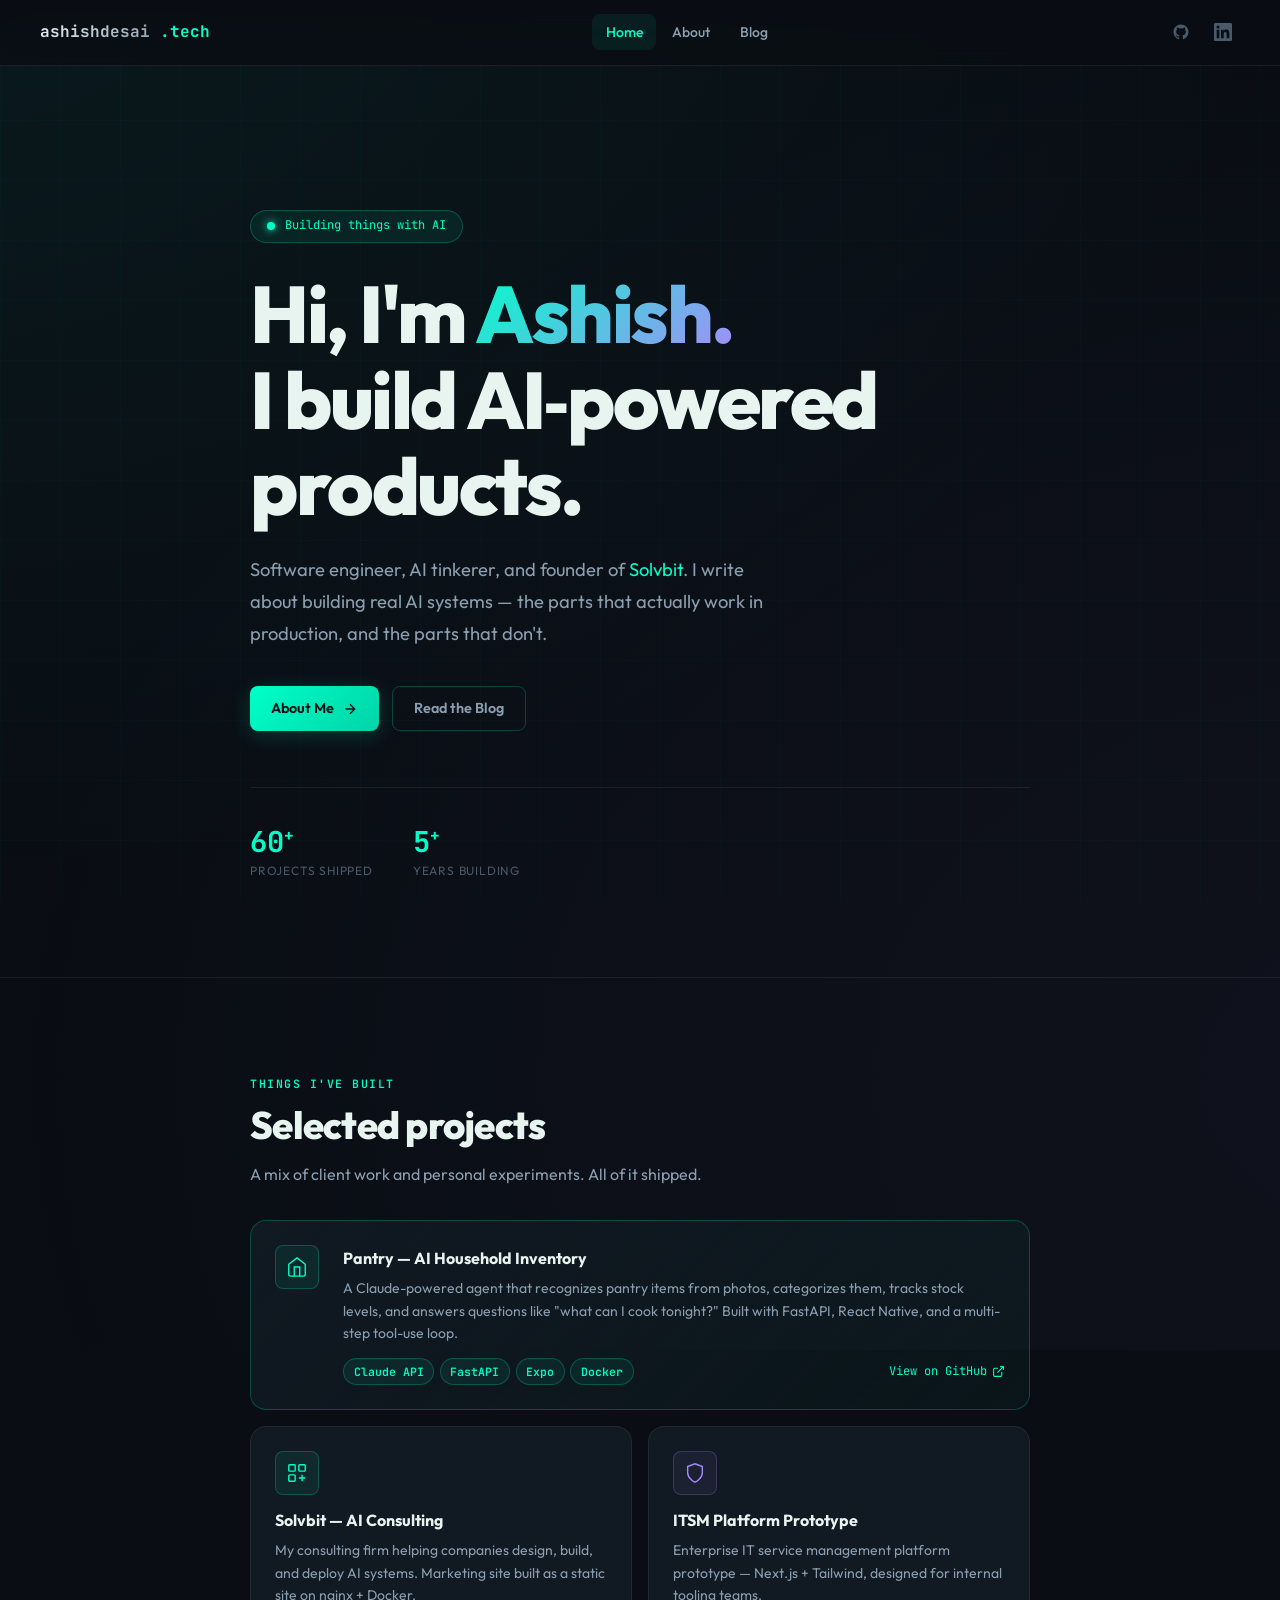
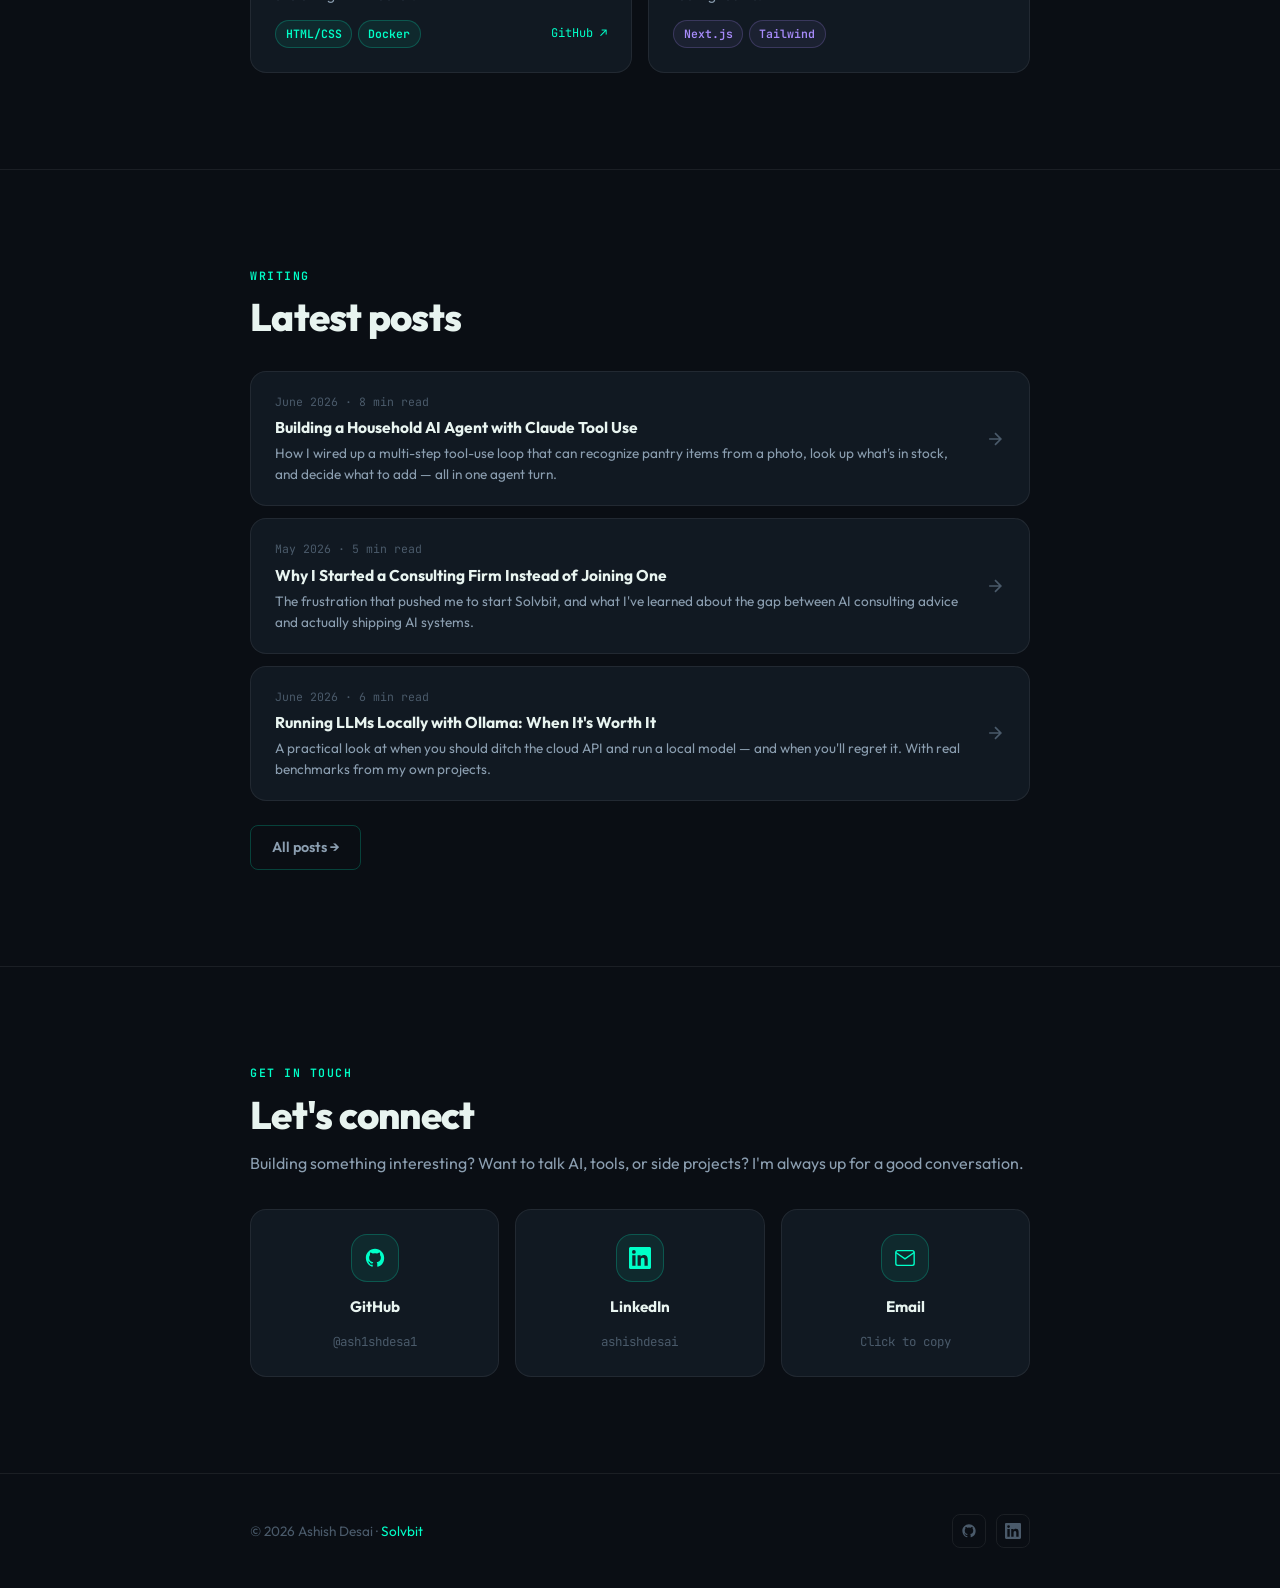
<file: index.html>
<!DOCTYPE html>
<html lang="en">
<head>
<meta charset="UTF-8">
<meta name="viewport" content="width=device-width, initial-scale=1.0">
<title>Ashish Desai — Builder & AI Engineer</title>
<meta name="description" content="Personal site of Ashish Desai — builder, AI engineer, and founder of Solvbit. Writing about AI systems, products, and the craft of shipping software.">
<link rel="preconnect" href="https://fonts.googleapis.com">
<link rel="preconnect" href="https://fonts.gstatic.com" crossorigin>
<link href="https://fonts.googleapis.com/css2?family=JetBrains+Mono:wght@400;500;600;700&family=Outfit:wght@300;400;500;600;700;800&display=swap" rel="stylesheet">
<link rel="stylesheet" href="styles.css">
<style>
/* ── HOME-SPECIFIC ──────────────────── */

/* Hero */
.hero{
    position:relative;z-index:1;
    padding:clamp(5rem,12vw,9rem) 0 clamp(4rem,8vw,6rem);
}
.hero-kicker{
    display:inline-flex;align-items:center;gap:.6rem;
    padding:.35rem 1rem;
    background:var(--cyan-sub);border:1px solid var(--border-c);
    border-radius:999px;
    font-family:var(--mono);font-size:.75rem;color:var(--cyan);
    margin-bottom:1.75rem;
}
.pulse{
    width:8px;height:8px;border-radius:50%;
    background:var(--cyan);
    box-shadow:0 0 8px var(--cyan);
    animation:pulse 2s ease-in-out infinite;
}
@keyframes pulse{0%,100%{opacity:1}50%{opacity:.35}}

.hero h1{
    font-size:clamp(2.6rem,7vw,5rem);
    font-weight:800;line-height:1.08;
    letter-spacing:-2.5px;
    margin-bottom:1.5rem;
}
.hero h1 em{font-style:normal}
.hero-sub{
    font-size:clamp(.95rem,2vw,1.15rem);
    color:var(--text2);line-height:1.75;
    max-width:520px;margin-bottom:2.25rem;
}
.hero-actions{display:flex;gap:.85rem;flex-wrap:wrap;margin-bottom:3.5rem}
.hero-stats{
    display:flex;gap:2.5rem;flex-wrap:wrap;
    padding-top:2.5rem;
    border-top:1px solid var(--border);
}
.stat{display:flex;flex-direction:column;gap:.25rem}
.stat-n{
    font-family:var(--mono);font-size:1.8rem;font-weight:700;
    color:var(--cyan);line-height:1;
}
.stat-n sup{font-size:1rem}
.stat-l{font-size:.75rem;color:var(--text3);text-transform:uppercase;letter-spacing:.8px}

/* Projects */
.projects-grid{
    display:grid;grid-template-columns:1fr 1fr;
    gap:1rem;
}
.proj-card{
    padding:1.5rem;
    background:var(--bg2);border:1px solid var(--border);
    border-radius:var(--rl);
    transition:border-color var(--t),transform var(--t),box-shadow var(--t);
    display:flex;flex-direction:column;gap:.75rem;
}
.proj-card:hover{
    border-color:var(--border-c);
    transform:translateY(-3px);
    box-shadow:0 12px 40px rgba(0,0,0,.3);
}
.proj-card.featured{
    grid-column:1/-1;
    background:linear-gradient(135deg,var(--bg2) 0%,rgba(0,255,200,.03) 100%);
    border-color:var(--border-c);
    flex-direction:row;align-items:flex-start;gap:1.5rem;
}
.proj-icon{
    width:44px;height:44px;flex-shrink:0;
    display:flex;align-items:center;justify-content:center;
    background:var(--cyan-sub);border:1px solid var(--border-c);
    border-radius:var(--r);color:var(--cyan);
}
.proj-body{flex:1}
.proj-title{font-weight:700;font-size:1rem;margin-bottom:.35rem}
.proj-desc{font-size:.875rem;color:var(--text2);line-height:1.6}
.proj-footer{
    display:flex;align-items:center;justify-content:space-between;
    flex-wrap:wrap;gap:.5rem;
}
.proj-chips{display:flex;flex-wrap:wrap;gap:.35rem}
.proj-link{
    font-family:var(--mono);font-size:.75rem;color:var(--cyan);
    display:flex;align-items:center;gap:.3rem;
    transition:opacity var(--t);flex-shrink:0;
}
.proj-link:hover{opacity:.7}

/* Blog preview */
.posts-list{display:flex;flex-direction:column;gap:.75rem}
.post-item{
    display:flex;align-items:flex-start;justify-content:space-between;
    gap:1.25rem;padding:1.25rem 1.5rem;
    background:var(--bg2);border:1px solid var(--border);
    border-radius:var(--rl);
    transition:border-color var(--t),transform var(--t);
    text-decoration:none;color:inherit;
}
.post-item:hover{border-color:var(--border-c);transform:translateX(4px)}
.post-item-left{flex:1;min-width:0}
.post-date{
    font-family:var(--mono);font-size:.72rem;color:var(--text3);
    margin-bottom:.4rem;
}
.post-title{font-weight:700;font-size:.975rem;margin-bottom:.3rem;line-height:1.35}
.post-excerpt{font-size:.85rem;color:var(--text2);line-height:1.55}
.post-arrow{
    color:var(--text3);flex-shrink:0;
    align-self:center;transition:transform var(--t),color var(--t);
}
.post-item:hover .post-arrow{transform:translateX(4px);color:var(--cyan)}

/* Connect */
.connect-grid{
    display:grid;grid-template-columns:repeat(3,1fr);
    gap:1rem;
}
.connect-card{
    padding:1.5rem;text-align:center;
    background:var(--bg2);border:1px solid var(--border);
    border-radius:var(--rl);
    display:flex;flex-direction:column;align-items:center;gap:.75rem;
    transition:border-color var(--t),transform var(--t),box-shadow var(--t);
    text-decoration:none;color:inherit;
}
.connect-card:hover{
    border-color:var(--border-c);
    transform:translateY(-3px);
    box-shadow:0 12px 36px rgba(0,0,0,.25);
}
.connect-icon{
    width:48px;height:48px;
    display:flex;align-items:center;justify-content:center;
    background:var(--cyan-sub);border:1px solid var(--border-c);
    border-radius:var(--rl);color:var(--cyan);
}
.connect-label{font-weight:700;font-size:.95rem}
.connect-handle{font-family:var(--mono);font-size:.78rem;color:var(--text3)}

@media(max-width:700px){
    .projects-grid{grid-template-columns:1fr}
    .proj-card.featured{flex-direction:column;gap:.75rem}
    .connect-grid{grid-template-columns:1fr 1fr}
    .hero-stats{gap:1.5rem}
}
@media(max-width:440px){
    .connect-grid{grid-template-columns:1fr}
}
</style>
</head>
<body>
<div class="bg-grid"></div>
<div class="bg-glow"></div>

<!-- NAV -->
<nav class="nav">
    <a href="/" class="nav-logo">
        <span class="name">ashishdesai</span><span class="tld">.tech</span>
    </a>
    <div class="nav-links">
        <a href="/" class="nav-link">Home</a>
        <a href="/about.html" class="nav-link">About</a>
        <a href="/blog/" class="nav-link">Blog</a>
    </div>
    <div class="nav-icons">
        <a href="https://github.com/ash1shdesa1" target="_blank" rel="noopener" class="nav-icon" title="GitHub">
            <svg width="18" height="18" viewBox="0 0 24 24" fill="currentColor"><path d="M12 2C6.477 2 2 6.484 2 12.017c0 4.425 2.865 8.18 6.839 9.504.5.092.682-.217.682-.483 0-.237-.008-.868-.013-1.703-2.782.605-3.369-1.343-3.369-1.343-.454-1.158-1.11-1.466-1.11-1.466-.908-.62.069-.608.069-.608 1.003.07 1.531 1.032 1.531 1.032.892 1.53 2.341 1.088 2.91.832.092-.647.35-1.088.636-1.338-2.22-.253-4.555-1.113-4.555-4.951 0-1.093.39-1.988 1.029-2.688-.103-.253-.446-1.272.098-2.65 0 0 .84-.27 2.75 1.026A9.564 9.564 0 0 1 12 6.844a9.59 9.59 0 0 1 2.504.337c1.909-1.296 2.747-1.027 2.747-1.027.546 1.379.202 2.398.1 2.651.64.7 1.028 1.595 1.028 2.688 0 3.848-2.339 4.695-4.566 4.943.359.309.678.92.678 1.855 0 1.338-.012 2.419-.012 2.747 0 .268.18.58.688.482A10.02 10.02 0 0 0 22 12.017C22 6.484 17.522 2 12 2z"/></svg>
        </a>
        <a href="https://linkedin.com/in/ashishbdesai" target="_blank" rel="noopener" class="nav-icon" title="LinkedIn">
            <svg width="18" height="18" viewBox="0 0 24 24" fill="currentColor"><path d="M20.447 20.452h-3.554v-5.569c0-1.328-.027-3.037-1.852-3.037-1.853 0-2.136 1.445-2.136 2.939v5.667H9.351V9h3.414v1.561h.046c.477-.9 1.637-1.85 3.37-1.85 3.601 0 4.267 2.37 4.267 5.455v6.286zM5.337 7.433a2.062 2.062 0 0 1-2.063-2.065 2.064 2.064 0 1 1 2.063 2.065zm1.782 13.019H3.555V9h3.564v11.452zM22.225 0H1.771C.792 0 0 .774 0 1.729v20.542C0 23.227.792 24 1.771 24h20.451C23.2 24 24 23.227 24 22.271V1.729C24 .774 23.2 0 22.222 0h.003z"/></svg>
        </a>
    </div>
    <button class="hamburger" id="ham" aria-label="Menu">
        <span></span><span></span><span></span>
    </button>
</nav>

<!-- MOBILE MENU -->
<div class="mobile-menu" id="mob">
    <a href="/" class="mobile-nav-link">Home</a>
    <a href="/about.html" class="mobile-nav-link">About</a>
    <a href="/blog/" class="mobile-nav-link">Blog</a>
    <a href="https://github.com/ash1shdesa1" target="_blank" rel="noopener" class="mobile-nav-link">GitHub ↗</a>
    <a href="https://linkedin.com/in/ashishbdesai" target="_blank" rel="noopener" class="mobile-nav-link">LinkedIn ↗</a>
</div>

<main>
<!-- ── HERO ────────────────────────────────────── -->
<section class="hero">
    <div class="wrap">
        <div class="hero-kicker reveal">
            <span class="pulse"></span>
            Building things with AI
        </div>
        <h1 class="reveal" style="--delay:60ms">
            Hi, I'm <em class="g">Ashish.</em><br>
            I build AI&#8209;powered<br>products.
        </h1>
        <p class="hero-sub reveal" style="--delay:120ms">
            Software engineer, AI tinkerer, and founder of <a href="https://solvbit.com" style="color:var(--cyan)">Solvbit</a>. I write about building real AI systems — the parts that actually work in production, and the parts that don't.
        </p>
        <div class="hero-actions reveal" style="--delay:180ms">
            <a href="/about.html" class="btn btn-primary">
                About Me
                <svg width="16" height="16" viewBox="0 0 24 24" fill="none" stroke="currentColor" stroke-width="2"><path d="M5 12h14M12 5l7 7-7 7"/></svg>
            </a>
            <a href="/blog/" class="btn btn-ghost">Read the Blog</a>
        </div>
        <div class="hero-stats reveal" style="--delay:240ms">
            <div class="stat">
                <span class="stat-n"><span data-to="60">0</span><sup>+</sup></span>
                <span class="stat-l">Projects shipped</span>
            </div>
            <div class="stat">
                <span class="stat-n"><span data-to="5">0</span><sup>+</sup></span>
                <span class="stat-l">Years building</span>
            </div>
        </div>
    </div>
</section>

<hr class="divider">

<!-- ── PROJECTS ───────────────────────────────── -->
<section class="section">
    <div class="wrap">
        <div class="section-tag reveal">Things I've Built</div>
        <h2 class="section-title reveal" style="--delay:60ms">Selected projects</h2>
        <p class="section-sub reveal" style="--delay:120ms" style="margin-bottom:2rem">
            A mix of client work and personal experiments. All of it shipped.
        </p>
        <div style="margin-top:2rem"></div>

        <div class="projects-grid">
            <!-- Featured -->
            <div class="proj-card featured reveal" style="--delay:0ms">
                <div class="proj-icon">
                    <svg width="22" height="22" viewBox="0 0 24 24" fill="none" stroke="currentColor" stroke-width="1.5"><path d="M3 9l9-7 9 7v11a2 2 0 0 1-2 2H5a2 2 0 0 1-2-2z"/><polyline points="9 22 9 12 15 12 15 22"/></svg>
                </div>
                <div class="proj-body">
                    <div class="proj-title">Pantry — AI Household Inventory</div>
                    <div class="proj-desc">A Claude-powered agent that recognizes pantry items from photos, categorizes them, tracks stock levels, and answers questions like "what can I cook tonight?" Built with FastAPI, React Native, and a multi-step tool-use loop.</div>
                    <div class="proj-footer" style="margin-top:.85rem">
                        <div class="proj-chips">
                            <span class="chip">Claude API</span>
                            <span class="chip">FastAPI</span>
                            <span class="chip">Expo</span>
                            <span class="chip">Docker</span>
                        </div>
                        <a href="https://github.com/ash1shdesa1/inventory" target="_blank" rel="noopener" class="proj-link">
                            View on GitHub
                            <svg width="13" height="13" viewBox="0 0 24 24" fill="none" stroke="currentColor" stroke-width="2"><path d="M18 13v6a2 2 0 0 1-2 2H5a2 2 0 0 1-2-2V8a2 2 0 0 1 2-2h6"/><polyline points="15 3 21 3 21 9"/><line x1="10" y1="14" x2="21" y2="3"/></svg>
                        </a>
                    </div>
                </div>
            </div>

            <div class="proj-card reveal" style="--delay:80ms">
                <div class="proj-icon">
                    <svg width="22" height="22" viewBox="0 0 24 24" fill="none" stroke="currentColor" stroke-width="1.5"><rect x="3" y="3" width="7" height="7" rx="1"/><rect x="14" y="3" width="7" height="7" rx="1"/><rect x="3" y="14" width="7" height="7" rx="1"/><path d="M17.5 14v7M14 17.5h7"/></svg>
                </div>
                <div class="proj-body">
                    <div class="proj-title">Solvbit — AI Consulting</div>
                    <div class="proj-desc">My consulting firm helping companies design, build, and deploy AI systems. Marketing site built as a static site on nginx + Docker.</div>
                    <div class="proj-footer" style="margin-top:.85rem">
                        <div class="proj-chips">
                            <span class="chip">HTML/CSS</span>
                            <span class="chip">Docker</span>
                        </div>
                        <a href="https://github.com/ash1shdesa1/solvbit" target="_blank" rel="noopener" class="proj-link">
                            GitHub ↗
                        </a>
                    </div>
                </div>
            </div>

            <div class="proj-card reveal" style="--delay:160ms">
                <div class="proj-icon" style="background:rgba(167,139,250,.07);border-color:rgba(167,139,250,.22);color:var(--purple)">
                    <svg width="22" height="22" viewBox="0 0 24 24" fill="none" stroke="currentColor" stroke-width="1.5"><path d="M12 22s8-4 8-10V5l-8-3-8 3v7c0 6 8 10 8 10z"/></svg>
                </div>
                <div class="proj-body">
                    <div class="proj-title">ITSM Platform Prototype</div>
                    <div class="proj-desc">Enterprise IT service management platform prototype — Next.js + Tailwind, designed for internal tooling teams.</div>
                    <div class="proj-footer" style="margin-top:.85rem">
                        <div class="proj-chips">
                            <span class="chip purple">Next.js</span>
                            <span class="chip purple">Tailwind</span>
                        </div>
                    </div>
                </div>
            </div>
        </div>
    </div>
</section>

<hr class="divider">

<!-- ── BLOG PREVIEW ───────────────────────────── -->
<section class="section">
    <div class="wrap">
        <div class="section-tag reveal">Writing</div>
        <h2 class="section-title reveal" style="--delay:60ms">Latest posts</h2>
        <div style="margin-top:2rem"></div>

        <div class="posts-list">
            <a href="/blog/building-ai-agents.html" class="post-item reveal" style="--delay:0ms">
                <div class="post-item-left">
                    <div class="post-date">June 2026 · 8 min read</div>
                    <div class="post-title">Building a Household AI Agent with Claude Tool Use</div>
                    <div class="post-excerpt">How I wired up a multi-step tool-use loop that can recognize pantry items from a photo, look up what's in stock, and decide what to add — all in one agent turn.</div>
                </div>
                <svg class="post-arrow" width="20" height="20" viewBox="0 0 24 24" fill="none" stroke="currentColor" stroke-width="2"><path d="M5 12h14M12 5l7 7-7 7"/></svg>
            </a>

            <a href="/blog/starting-solvbit.html" class="post-item reveal" style="--delay:80ms">
                <div class="post-item-left">
                    <div class="post-date">May 2026 · 5 min read</div>
                    <div class="post-title">Why I Started a Consulting Firm Instead of Joining One</div>
                    <div class="post-excerpt">The frustration that pushed me to start Solvbit, and what I've learned about the gap between AI consulting advice and actually shipping AI systems.</div>
                </div>
                <svg class="post-arrow" width="20" height="20" viewBox="0 0 24 24" fill="none" stroke="currentColor" stroke-width="2"><path d="M5 12h14M12 5l7 7-7 7"/></svg>
            </a>

            <a href="/blog/local-llms.html" class="post-item reveal" style="--delay:160ms">
                <div class="post-item-left">
                    <div class="post-date">June 2026 · 6 min read</div>
                    <div class="post-title">Running LLMs Locally with Ollama: When It's Worth It</div>
                    <div class="post-excerpt">A practical look at when you should ditch the cloud API and run a local model — and when you'll regret it. With real benchmarks from my own projects.</div>
                </div>
                <svg class="post-arrow" width="20" height="20" viewBox="0 0 24 24" fill="none" stroke="currentColor" stroke-width="2"><path d="M5 12h14M12 5l7 7-7 7"/></svg>
            </a>
        </div>

        <div style="margin-top:1.5rem" class="reveal" style="--delay:240ms">
            <a href="/blog/" class="btn btn-ghost">All posts →</a>
        </div>
    </div>
</section>

<hr class="divider">

<!-- ── CONNECT ────────────────────────────────── -->
<section class="section">
    <div class="wrap">
        <div class="section-tag reveal">Get in Touch</div>
        <h2 class="section-title reveal" style="--delay:60ms">Let's connect</h2>
        <p class="section-sub reveal" style="--delay:120ms">Building something interesting? Want to talk AI, tools, or side projects? I'm always up for a good conversation.</p>
        <div style="margin-top:2rem"></div>

        <div class="connect-grid">
            <a href="https://github.com/ash1shdesa1" target="_blank" rel="noopener" class="connect-card reveal" style="--delay:0ms">
                <div class="connect-icon">
                    <svg width="22" height="22" viewBox="0 0 24 24" fill="currentColor"><path d="M12 2C6.477 2 2 6.484 2 12.017c0 4.425 2.865 8.18 6.839 9.504.5.092.682-.217.682-.483 0-.237-.008-.868-.013-1.703-2.782.605-3.369-1.343-3.369-1.343-.454-1.158-1.11-1.466-1.11-1.466-.908-.62.069-.608.069-.608 1.003.07 1.531 1.032 1.531 1.032.892 1.53 2.341 1.088 2.91.832.092-.647.35-1.088.636-1.338-2.22-.253-4.555-1.113-4.555-4.951 0-1.093.39-1.988 1.029-2.688-.103-.253-.446-1.272.098-2.65 0 0 .84-.27 2.75 1.026A9.564 9.564 0 0 1 12 6.844a9.59 9.59 0 0 1 2.504.337c1.909-1.296 2.747-1.027 2.747-1.027.546 1.379.202 2.398.1 2.651.64.7 1.028 1.595 1.028 2.688 0 3.848-2.339 4.695-4.566 4.943.359.309.678.92.678 1.855 0 1.338-.012 2.419-.012 2.747 0 .268.18.58.688.482A10.02 10.02 0 0 0 22 12.017C22 6.484 17.522 2 12 2z"/></svg>
                </div>
                <span class="connect-label">GitHub</span>
                <span class="connect-handle">@ash1shdesa1</span>
            </a>

            <a href="https://linkedin.com/in/ashishbdesai" target="_blank" rel="noopener" class="connect-card reveal" style="--delay:80ms">
                <div class="connect-icon">
                    <svg width="22" height="22" viewBox="0 0 24 24" fill="currentColor"><path d="M20.447 20.452h-3.554v-5.569c0-1.328-.027-3.037-1.852-3.037-1.853 0-2.136 1.445-2.136 2.939v5.667H9.351V9h3.414v1.561h.046c.477-.9 1.637-1.85 3.37-1.85 3.601 0 4.267 2.37 4.267 5.455v6.286zM5.337 7.433a2.062 2.062 0 0 1-2.063-2.065 2.064 2.064 0 1 1 2.063 2.065zm1.782 13.019H3.555V9h3.564v11.452zM22.225 0H1.771C.792 0 0 .774 0 1.729v20.542C0 23.227.792 24 1.771 24h20.451C23.2 24 24 23.227 24 22.271V1.729C24 .774 23.2 0 22.222 0h.003z"/></svg>
                </div>
                <span class="connect-label">LinkedIn</span>
                <span class="connect-handle">ashishdesai</span>
            </a>

            <div class="connect-card reveal" style="--delay:160ms;cursor:pointer" data-copy="ashishdesai26@gmail.com">
                <div class="connect-icon">
                    <svg width="22" height="22" viewBox="0 0 24 24" fill="none" stroke="currentColor" stroke-width="1.5"><path d="M4 4h16c1.1 0 2 .9 2 2v12c0 1.1-.9 2-2 2H4c-1.1 0-2-.9-2-2V6c0-1.1.9-2 2-2z"/><polyline points="22,6 12,13 2,6"/></svg>
                </div>
                <span class="connect-label">Email</span>
                <span class="connect-handle">Click to copy</span>
            </div>
        </div>
    </div>
</section>
</main>

<footer class="footer">
    <div class="wrap">
        <div class="footer-inner">
            <div class="footer-left">
                © 2026 Ashish Desai ·
                <a href="https://solvbit.com">Solvbit</a>
            </div>
            <div class="footer-right">
                <a href="https://github.com/ash1shdesa1" target="_blank" rel="noopener" class="footer-icon" title="GitHub">
                    <svg width="16" height="16" viewBox="0 0 24 24" fill="currentColor"><path d="M12 2C6.477 2 2 6.484 2 12.017c0 4.425 2.865 8.18 6.839 9.504.5.092.682-.217.682-.483 0-.237-.008-.868-.013-1.703-2.782.605-3.369-1.343-3.369-1.343-.454-1.158-1.11-1.466-1.11-1.466-.908-.62.069-.608.069-.608 1.003.07 1.531 1.032 1.531 1.032.892 1.53 2.341 1.088 2.91.832.092-.647.35-1.088.636-1.338-2.22-.253-4.555-1.113-4.555-4.951 0-1.093.39-1.988 1.029-2.688-.103-.253-.446-1.272.098-2.65 0 0 .84-.27 2.75 1.026A9.564 9.564 0 0 1 12 6.844a9.59 9.59 0 0 1 2.504.337c1.909-1.296 2.747-1.027 2.747-1.027.546 1.379.202 2.398.1 2.651.64.7 1.028 1.595 1.028 2.688 0 3.848-2.339 4.695-4.566 4.943.359.309.678.92.678 1.855 0 1.338-.012 2.419-.012 2.747 0 .268.18.58.688.482A10.02 10.02 0 0 0 22 12.017C22 6.484 17.522 2 12 2z"/></svg>
                </a>
                <a href="https://linkedin.com/in/ashishbdesai" target="_blank" rel="noopener" class="footer-icon" title="LinkedIn">
                    <svg width="16" height="16" viewBox="0 0 24 24" fill="currentColor"><path d="M20.447 20.452h-3.554v-5.569c0-1.328-.027-3.037-1.852-3.037-1.853 0-2.136 1.445-2.136 2.939v5.667H9.351V9h3.414v1.561h.046c.477-.9 1.637-1.85 3.37-1.85 3.601 0 4.267 2.37 4.267 5.455v6.286zM5.337 7.433a2.062 2.062 0 0 1-2.063-2.065 2.064 2.064 0 1 1 2.063 2.065zm1.782 13.019H3.555V9h3.564v11.452zM22.225 0H1.771C.792 0 0 .774 0 1.729v20.542C0 23.227.792 24 1.771 24h20.451C23.2 24 24 23.227 24 22.271V1.729C24 .774 23.2 0 22.222 0h.003z"/></svg>
                </a>
            </div>
        </div>
    </div>
</footer>

<div class="toast" id="toast"><span id="toast-msg"></span></div>
<script src="app.js"></script>
</body>
</html>
</file>
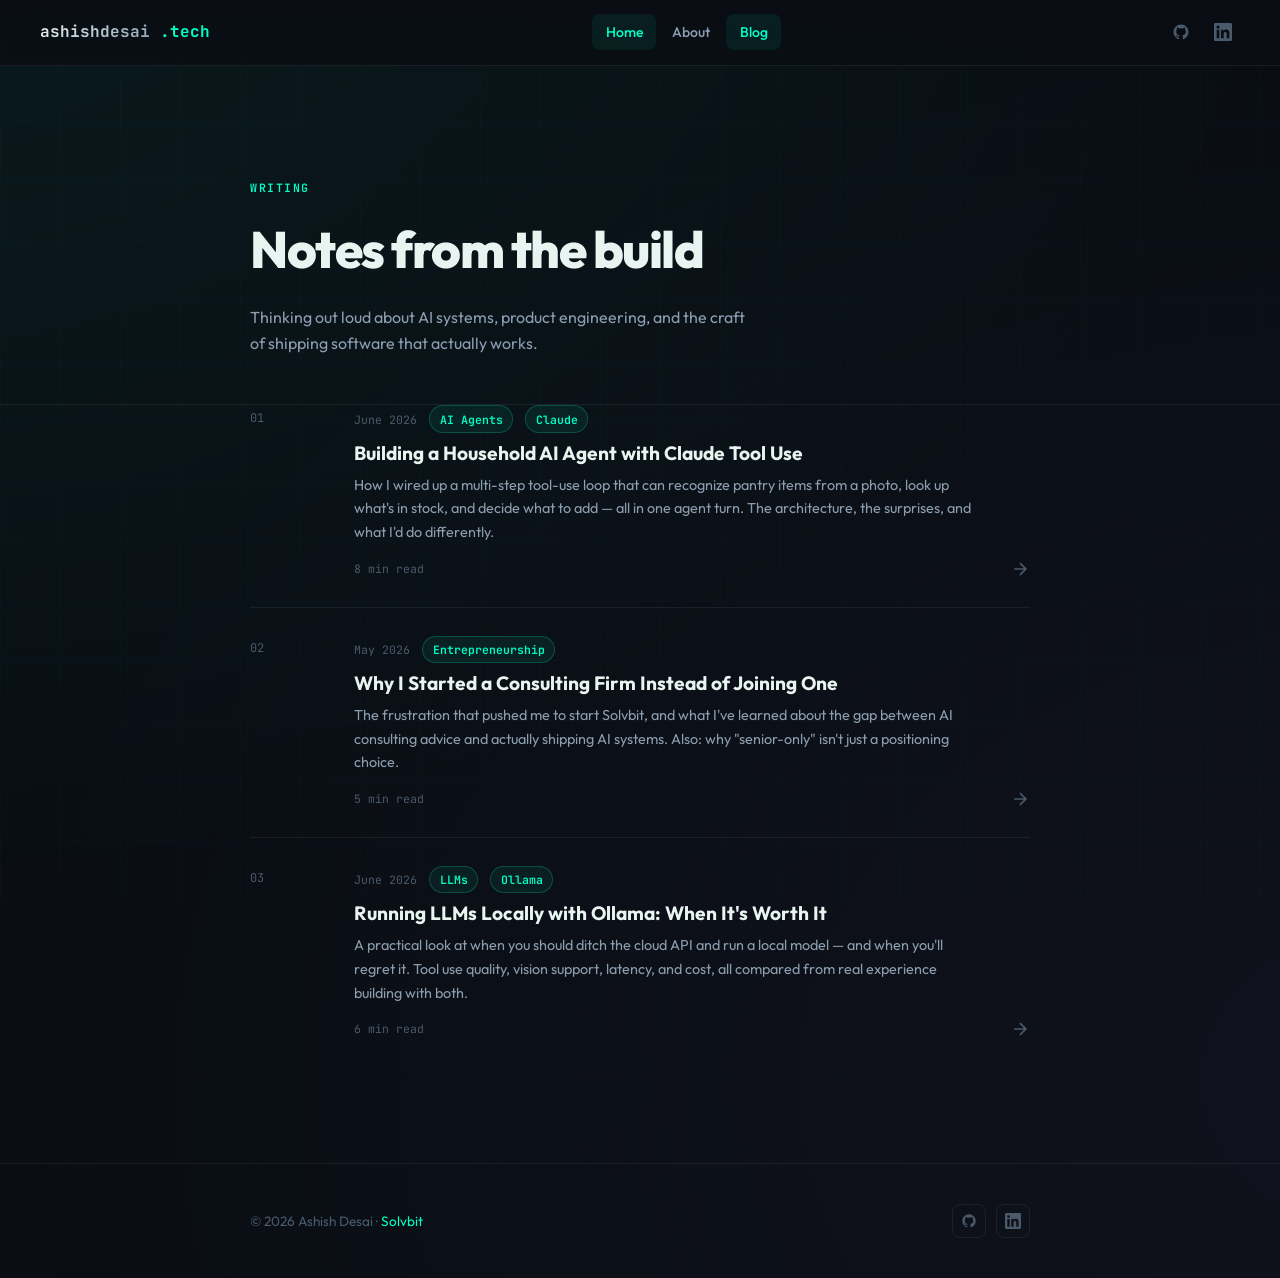
<file: blog/index.html>
<!DOCTYPE html>
<html lang="en">
<head>
<meta charset="UTF-8">
<meta name="viewport" content="width=device-width, initial-scale=1.0">
<title>Blog — Ashish Desai</title>
<meta name="description" content="Writing about AI systems, product engineering, and building things that actually work.">
<link rel="preconnect" href="https://fonts.googleapis.com">
<link rel="preconnect" href="https://fonts.gstatic.com" crossorigin>
<link href="https://fonts.googleapis.com/css2?family=JetBrains+Mono:wght@400;500;600;700&family=Outfit:wght@300;400;500;600;700;800&display=swap" rel="stylesheet">
<link rel="stylesheet" href="../styles.css">
<style>
.blog-header{
    padding:clamp(4rem,10vw,7rem) 0 3rem;
    position:relative;z-index:1;
}
.blog-header h1{
    font-size:clamp(2rem,5vw,3.2rem);
    font-weight:800;letter-spacing:-1.5px;margin-bottom:.75rem;
}
.blog-header p{font-size:1rem;color:var(--text2);max-width:500px}

.posts-section{
    position:relative;z-index:1;
    padding-bottom:clamp(4rem,8vw,6rem);
}
.post-card{
    display:grid;grid-template-columns:80px 1fr;
    gap:1.5rem;align-items:flex-start;
    padding:1.75rem 0;
    border-bottom:1px solid var(--border);
    text-decoration:none;color:inherit;
    transition:var(--t);
}
.post-card:first-child{padding-top:0}
.post-card:last-child{border-bottom:none}
.post-card:hover .post-card-title{color:var(--cyan)}
.post-card:hover .pc-arrow{transform:translateX(4px);color:var(--cyan)}

.post-num{
    font-family:var(--mono);font-size:.75rem;
    color:var(--text3);padding-top:.2rem;
}
.post-card-content{flex:1}
.post-card-meta{
    display:flex;align-items:center;gap:.75rem;
    margin-bottom:.5rem;flex-wrap:wrap;
}
.post-card-date{
    font-family:var(--mono);font-size:.72rem;color:var(--text3);
}
.post-card-title{
    font-size:1.2rem;font-weight:700;
    line-height:1.3;margin-bottom:.5rem;
    transition:color var(--t);
}
.post-card-excerpt{
    font-size:.9rem;color:var(--text2);
    line-height:1.65;margin-bottom:.85rem;
    max-width:620px;
}
.post-card-footer{
    display:flex;align-items:center;justify-content:space-between;
}
.post-card-read{
    font-family:var(--mono);font-size:.72rem;color:var(--text3);
}
.pc-arrow{
    color:var(--text3);
    transition:transform var(--t),color var(--t);
}

@media(max-width:560px){
    .post-card{grid-template-columns:1fr}
    .post-num{display:none}
}
</style>
</head>
<body>
<div class="bg-grid"></div>
<div class="bg-glow"></div>

<nav class="nav">
    <a href="/" class="nav-logo">
        <span class="name">ashishdesai</span><span class="tld">.tech</span>
    </a>
    <div class="nav-links">
        <a href="/" class="nav-link">Home</a>
        <a href="/about.html" class="nav-link">About</a>
        <a href="/blog/" class="nav-link">Blog</a>
    </div>
    <div class="nav-icons">
        <a href="https://github.com/ash1shdesa1" target="_blank" rel="noopener" class="nav-icon" title="GitHub">
            <svg width="18" height="18" viewBox="0 0 24 24" fill="currentColor"><path d="M12 2C6.477 2 2 6.484 2 12.017c0 4.425 2.865 8.18 6.839 9.504.5.092.682-.217.682-.483 0-.237-.008-.868-.013-1.703-2.782.605-3.369-1.343-3.369-1.343-.454-1.158-1.11-1.466-1.11-1.466-.908-.62.069-.608.069-.608 1.003.07 1.531 1.032 1.531 1.032.892 1.53 2.341 1.088 2.91.832.092-.647.35-1.088.636-1.338-2.22-.253-4.555-1.113-4.555-4.951 0-1.093.39-1.988 1.029-2.688-.103-.253-.446-1.272.098-2.65 0 0 .84-.27 2.75 1.026A9.564 9.564 0 0 1 12 6.844a9.59 9.59 0 0 1 2.504.337c1.909-1.296 2.747-1.027 2.747-1.027.546 1.379.202 2.398.1 2.651.64.7 1.028 1.595 1.028 2.688 0 3.848-2.339 4.695-4.566 4.943.359.309.678.92.678 1.855 0 1.338-.012 2.419-.012 2.747 0 .268.18.58.688.482A10.02 10.02 0 0 0 22 12.017C22 6.484 17.522 2 12 2z"/></svg>
        </a>
        <a href="https://linkedin.com/in/ashishbdesai" target="_blank" rel="noopener" class="nav-icon" title="LinkedIn">
            <svg width="18" height="18" viewBox="0 0 24 24" fill="currentColor"><path d="M20.447 20.452h-3.554v-5.569c0-1.328-.027-3.037-1.852-3.037-1.853 0-2.136 1.445-2.136 2.939v5.667H9.351V9h3.414v1.561h.046c.477-.9 1.637-1.85 3.37-1.85 3.601 0 4.267 2.37 4.267 5.455v6.286zM5.337 7.433a2.062 2.062 0 0 1-2.063-2.065 2.064 2.064 0 1 1 2.063 2.065zm1.782 13.019H3.555V9h3.564v11.452zM22.225 0H1.771C.792 0 0 .774 0 1.729v20.542C0 23.227.792 24 1.771 24h20.451C23.2 24 24 23.227 24 22.271V1.729C24 .774 23.2 0 22.222 0h.003z"/></svg>
        </a>
    </div>
    <button class="hamburger" id="ham" aria-label="Menu">
        <span></span><span></span><span></span>
    </button>
</nav>
<div class="mobile-menu" id="mob">
    <a href="/" class="mobile-nav-link">Home</a>
    <a href="/about.html" class="mobile-nav-link">About</a>
    <a href="/blog/" class="mobile-nav-link">Blog</a>
    <a href="https://github.com/ash1shdesa1" target="_blank" rel="noopener" class="mobile-nav-link">GitHub ↗</a>
    <a href="https://linkedin.com/in/ashishbdesai" target="_blank" rel="noopener" class="mobile-nav-link">LinkedIn ↗</a>
</div>

<main>
<section class="blog-header">
    <div class="wrap">
        <div class="section-tag reveal">Writing</div>
        <h1 class="reveal" style="--delay:60ms">Notes from the build</h1>
        <p class="reveal" style="--delay:120ms">Thinking out loud about AI systems, product engineering, and the craft of shipping software that actually works.</p>
    </div>
</section>

<hr class="divider">

<section class="posts-section">
    <div class="wrap">
        <a href="/blog/building-ai-agents.html" class="post-card reveal" style="--delay:0ms">
            <div class="post-num">01</div>
            <div class="post-card-content">
                <div class="post-card-meta">
                    <span class="post-card-date">June 2026</span>
                    <span class="chip">AI Agents</span>
                    <span class="chip">Claude</span>
                </div>
                <div class="post-card-title">Building a Household AI Agent with Claude Tool Use</div>
                <div class="post-card-excerpt">How I wired up a multi-step tool-use loop that can recognize pantry items from a photo, look up what's in stock, and decide what to add — all in one agent turn. The architecture, the surprises, and what I'd do differently.</div>
                <div class="post-card-footer">
                    <span class="post-card-read">8 min read</span>
                    <svg class="pc-arrow" width="20" height="20" viewBox="0 0 24 24" fill="none" stroke="currentColor" stroke-width="2"><path d="M5 12h14M12 5l7 7-7 7"/></svg>
                </div>
            </div>
        </a>

        <a href="/blog/starting-solvbit.html" class="post-card reveal" style="--delay:80ms">
            <div class="post-num">02</div>
            <div class="post-card-content">
                <div class="post-card-meta">
                    <span class="post-card-date">May 2026</span>
                    <span class="chip">Entrepreneurship</span>
                </div>
                <div class="post-card-title">Why I Started a Consulting Firm Instead of Joining One</div>
                <div class="post-card-excerpt">The frustration that pushed me to start Solvbit, and what I've learned about the gap between AI consulting advice and actually shipping AI systems. Also: why "senior-only" isn't just a positioning choice.</div>
                <div class="post-card-footer">
                    <span class="post-card-read">5 min read</span>
                    <svg class="pc-arrow" width="20" height="20" viewBox="0 0 24 24" fill="none" stroke="currentColor" stroke-width="2"><path d="M5 12h14M12 5l7 7-7 7"/></svg>
                </div>
            </div>
        </a>

        <a href="/blog/local-llms.html" class="post-card reveal" style="--delay:160ms">
            <div class="post-num">03</div>
            <div class="post-card-content">
                <div class="post-card-meta">
                    <span class="post-card-date">June 2026</span>
                    <span class="chip">LLMs</span>
                    <span class="chip">Ollama</span>
                </div>
                <div class="post-card-title">Running LLMs Locally with Ollama: When It's Worth It</div>
                <div class="post-card-excerpt">A practical look at when you should ditch the cloud API and run a local model — and when you'll regret it. Tool use quality, vision support, latency, and cost, all compared from real experience building with both.</div>
                <div class="post-card-footer">
                    <span class="post-card-read">6 min read</span>
                    <svg class="pc-arrow" width="20" height="20" viewBox="0 0 24 24" fill="none" stroke="currentColor" stroke-width="2"><path d="M5 12h14M12 5l7 7-7 7"/></svg>
                </div>
            </div>
        </a>
    </div>
</section>
</main>

<footer class="footer">
    <div class="wrap">
        <div class="footer-inner">
            <div class="footer-left">© 2026 Ashish Desai · <a href="https://solvbit.com">Solvbit</a></div>
            <div class="footer-right">
                <a href="https://github.com/ash1shdesa1" target="_blank" rel="noopener" class="footer-icon"><svg width="16" height="16" viewBox="0 0 24 24" fill="currentColor"><path d="M12 2C6.477 2 2 6.484 2 12.017c0 4.425 2.865 8.18 6.839 9.504.5.092.682-.217.682-.483 0-.237-.008-.868-.013-1.703-2.782.605-3.369-1.343-3.369-1.343-.454-1.158-1.11-1.466-1.11-1.466-.908-.62.069-.608.069-.608 1.003.07 1.531 1.032 1.531 1.032.892 1.53 2.341 1.088 2.91.832.092-.647.35-1.088.636-1.338-2.22-.253-4.555-1.113-4.555-4.951 0-1.093.39-1.988 1.029-2.688-.103-.253-.446-1.272.098-2.65 0 0 .84-.27 2.75 1.026A9.564 9.564 0 0 1 12 6.844a9.59 9.59 0 0 1 2.504.337c1.909-1.296 2.747-1.027 2.747-1.027.546 1.379.202 2.398.1 2.651.64.7 1.028 1.595 1.028 2.688 0 3.848-2.339 4.695-4.566 4.943.359.309.678.92.678 1.855 0 1.338-.012 2.419-.012 2.747 0 .268.18.58.688.482A10.02 10.02 0 0 0 22 12.017C22 6.484 17.522 2 12 2z"/></svg></a>
                <a href="https://linkedin.com/in/ashishbdesai" target="_blank" rel="noopener" class="footer-icon"><svg width="16" height="16" viewBox="0 0 24 24" fill="currentColor"><path d="M20.447 20.452h-3.554v-5.569c0-1.328-.027-3.037-1.852-3.037-1.853 0-2.136 1.445-2.136 2.939v5.667H9.351V9h3.414v1.561h.046c.477-.9 1.637-1.85 3.37-1.85 3.601 0 4.267 2.37 4.267 5.455v6.286zM5.337 7.433a2.062 2.062 0 0 1-2.063-2.065 2.064 2.064 0 1 1 2.063 2.065zm1.782 13.019H3.555V9h3.564v11.452zM22.225 0H1.771C.792 0 0 .774 0 1.729v20.542C0 23.227.792 24 1.771 24h20.451C23.2 24 24 23.227 24 22.271V1.729C24 .774 23.2 0 22.222 0h.003z"/></svg></a>
            </div>
        </div>
    </div>
</footer>
<div class="toast" id="toast"><span id="toast-msg"></span></div>
<script src="../app.js"></script>
</body>
</html>
</file>
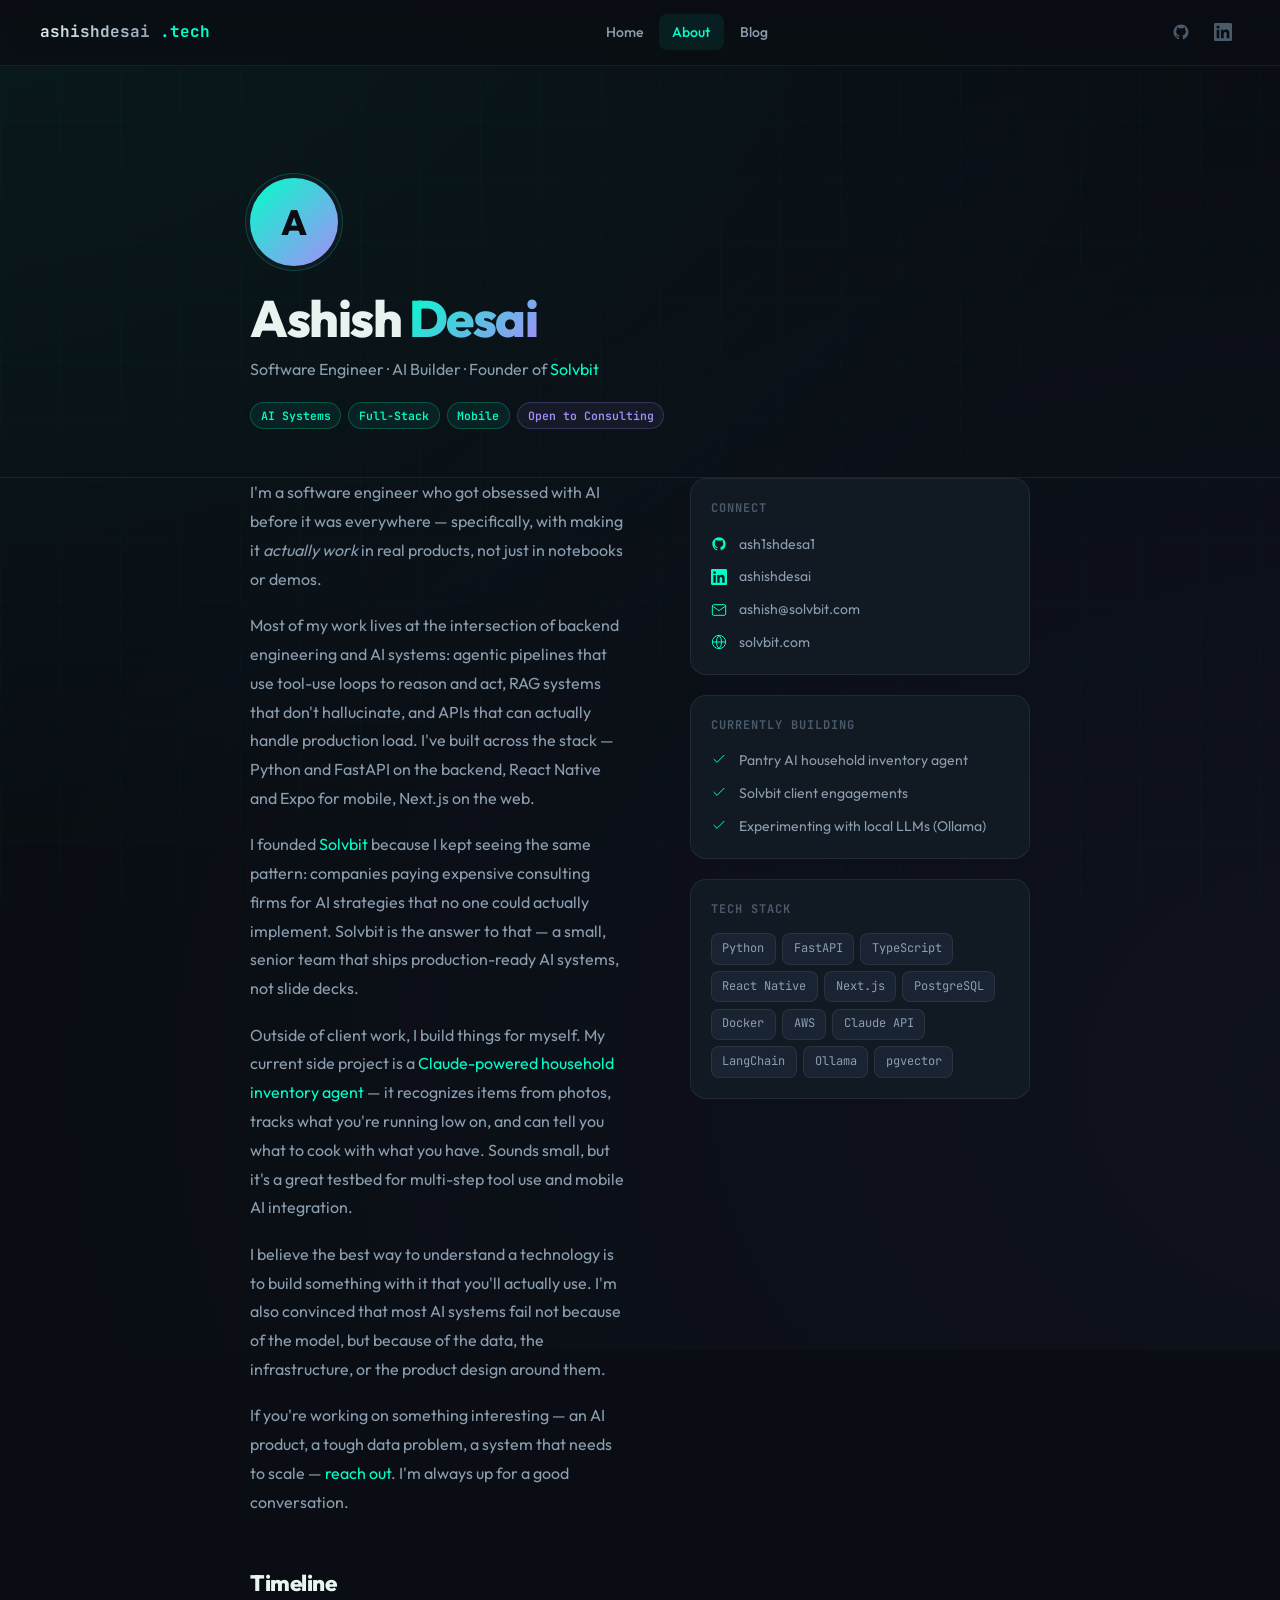
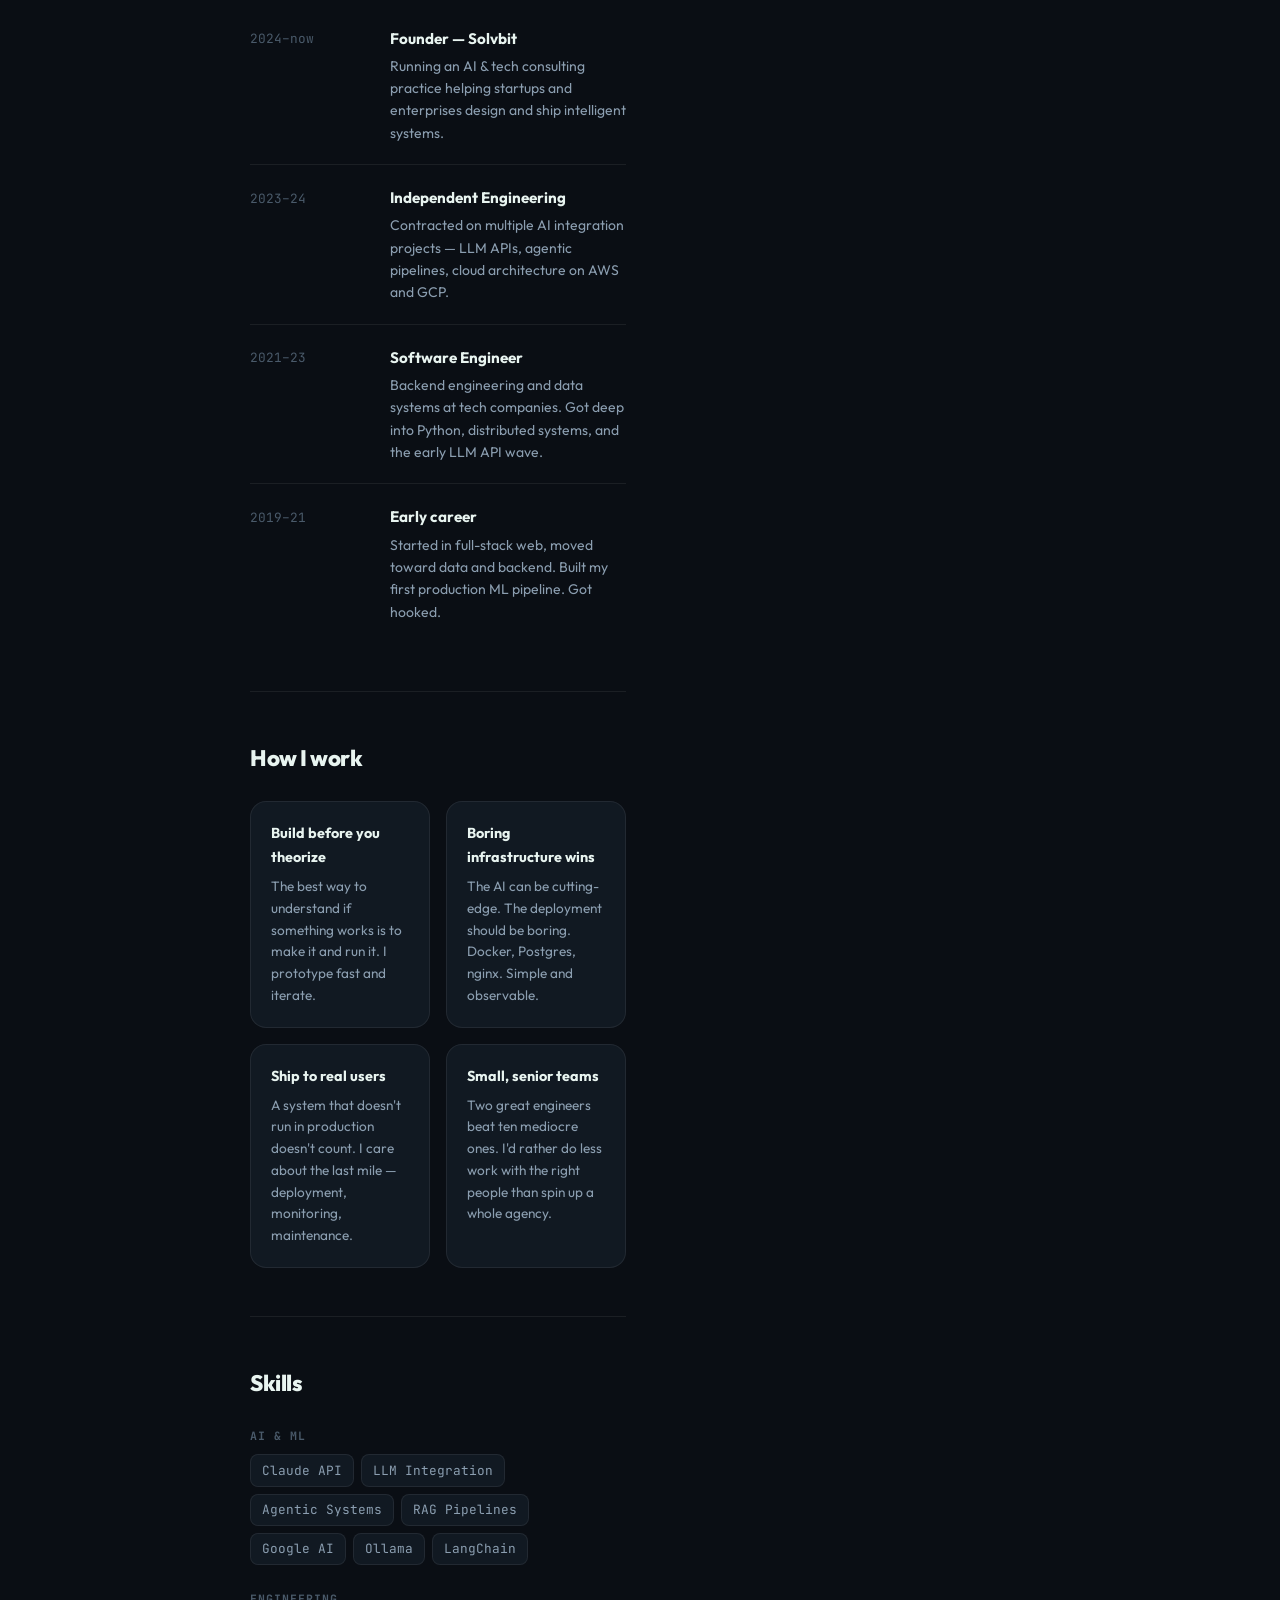
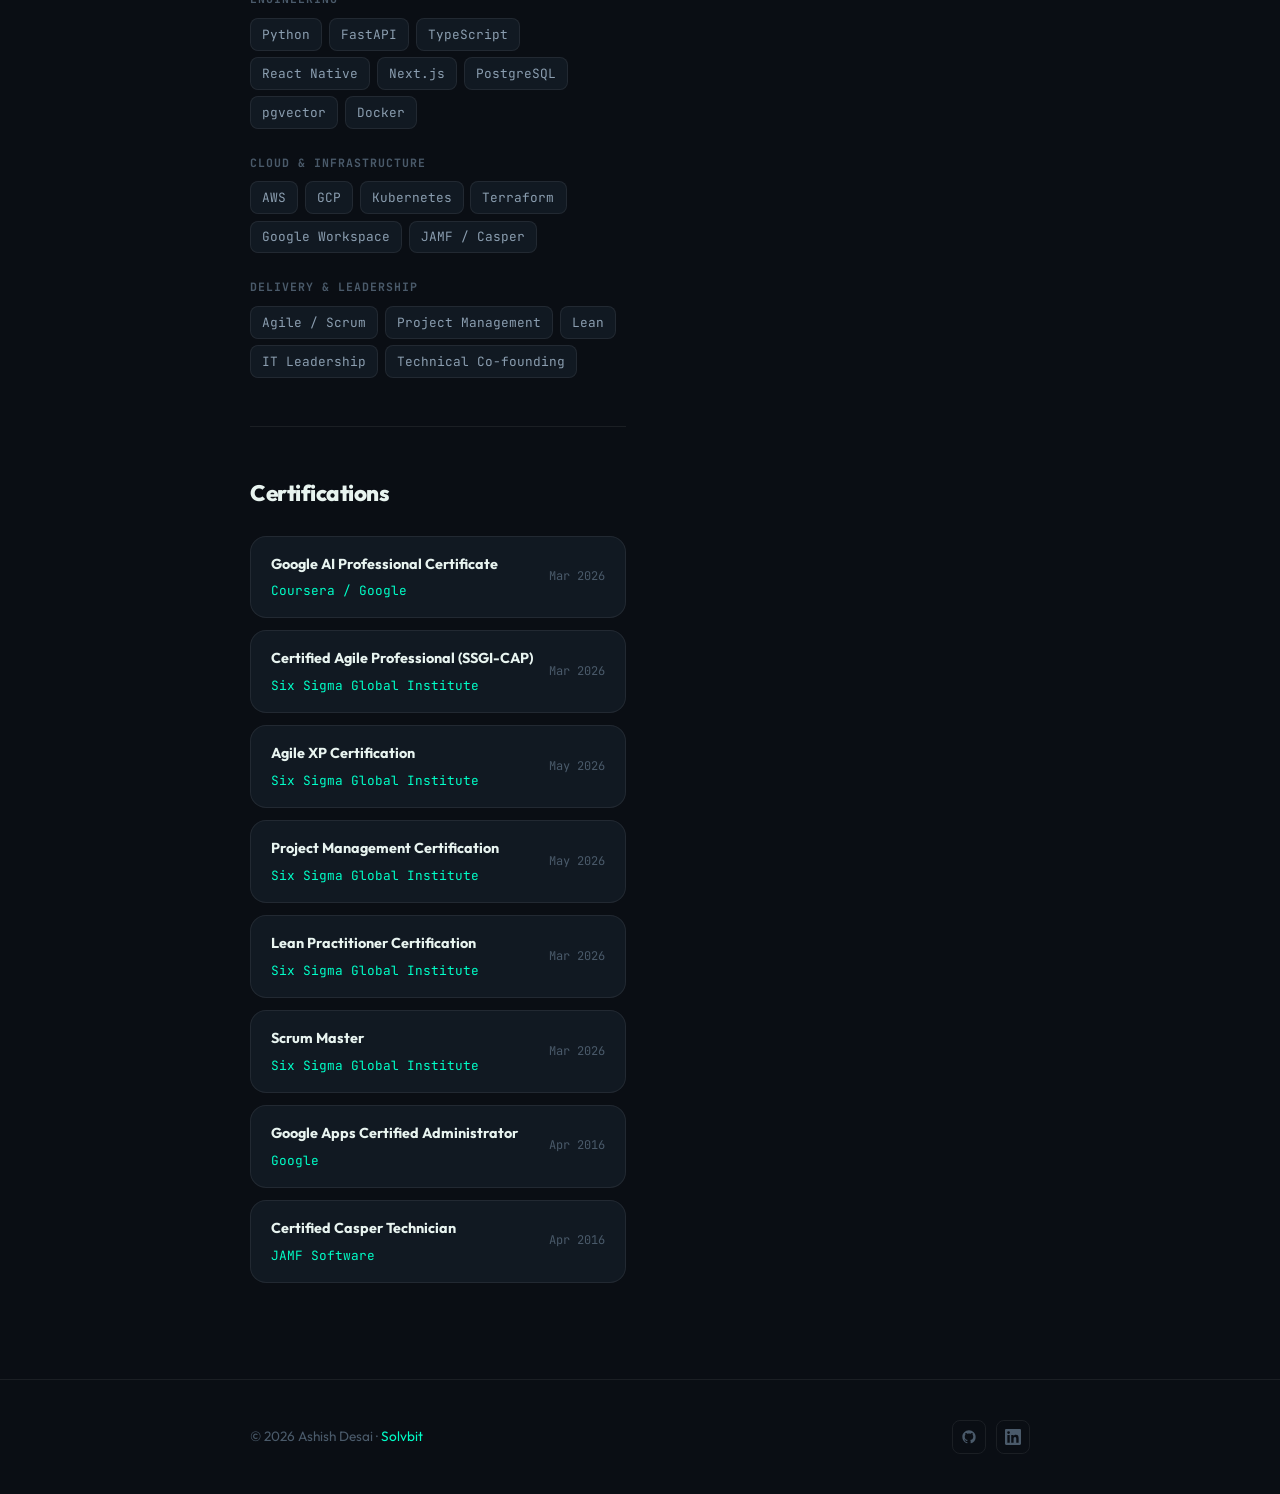
<file: about.html>
<!DOCTYPE html>
<html lang="en">
<head>
<meta charset="UTF-8">
<meta name="viewport" content="width=device-width, initial-scale=1.0">
<title>About — Ashish Desai</title>
<meta name="description" content="About Ashish Desai — software engineer, AI builder, and founder of Solvbit.">
<link rel="preconnect" href="https://fonts.googleapis.com">
<link rel="preconnect" href="https://fonts.gstatic.com" crossorigin>
<link href="https://fonts.googleapis.com/css2?family=JetBrains+Mono:wght@400;500;600;700&family=Outfit:wght@300;400;500;600;700;800&display=swap" rel="stylesheet">
<link rel="stylesheet" href="styles.css">
<style>
/* ── ABOUT PAGE ──────────────────────── */
.about-header{
    padding:clamp(4rem,10vw,7rem) 0 3rem;
    position:relative;z-index:1;
}
.avatar{
    width:88px;height:88px;border-radius:50%;
    background:linear-gradient(135deg,var(--cyan),var(--purple));
    display:flex;align-items:center;justify-content:center;
    font-size:2.2rem;font-weight:800;color:var(--bg);
    margin-bottom:1.5rem;
    box-shadow:0 0 0 4px var(--bg2), 0 0 0 5px var(--border-c);
}
.about-header h1{
    font-size:clamp(2rem,5vw,3.2rem);
    font-weight:800;letter-spacing:-1.5px;line-height:1.1;
    margin-bottom:.6rem;
}
.about-header .role{
    font-size:1rem;color:var(--text2);margin-bottom:1.25rem;
}
.about-header .chips{display:flex;flex-wrap:wrap;gap:.45rem}

/* Bio section */
.about-body{
    position:relative;z-index:1;
    padding-bottom:clamp(4rem,8vw,6rem);
}
.about-grid{
    display:grid;grid-template-columns:1fr 340px;
    gap:4rem;align-items:start;
}
.bio p{
    color:var(--text2);line-height:1.8;margin-bottom:1.1rem;font-size:1rem;
}
.bio p:last-child{margin-bottom:0}
.bio a{color:var(--cyan);transition:opacity var(--t)}
.bio a:hover{opacity:.7}

/* Sidebar */
.sidebar{display:flex;flex-direction:column;gap:1.25rem}
.sidebar-card{
    background:var(--bg2);border:1px solid var(--border);
    border-radius:var(--rl);padding:1.25rem;
}
.sidebar-card h3{
    font-size:.75rem;font-weight:700;
    color:var(--text3);text-transform:uppercase;letter-spacing:1px;
    margin-bottom:.85rem;font-family:var(--mono);
}
.sidebar-row{
    display:flex;align-items:center;gap:.75rem;
    margin-bottom:.6rem;font-size:.875rem;
}
.sidebar-row:last-child{margin-bottom:0}
.sidebar-row svg{color:var(--cyan);flex-shrink:0}
.sidebar-link{
    color:var(--text2);transition:color var(--t);
}
.sidebar-link:hover{color:var(--cyan)}

/* Tech stack grid */
.stack-grid{
    display:flex;flex-wrap:wrap;gap:.4rem;
}
.stack-item{
    padding:.3rem .65rem;
    font-family:var(--mono);font-size:.75rem;
    background:var(--bg3);border:1px solid var(--border);
    border-radius:var(--r);color:var(--text2);
}

/* Timeline */
.timeline{margin-top:3rem}
.timeline h2{
    font-size:1.4rem;font-weight:800;
    letter-spacing:-.5px;margin-bottom:1.5rem;
}
.timeline-items{display:flex;flex-direction:column;gap:0}
.tl-item{
    display:grid;grid-template-columns:120px 1fr;
    gap:1.25rem;
    padding:1.25rem 0;
    border-bottom:1px solid var(--border);
}
.tl-item:first-child{padding-top:0}
.tl-item:last-child{border-bottom:none}
.tl-year{
    font-family:var(--mono);font-size:.8rem;
    color:var(--text3);padding-top:.15rem;
}
.tl-content h4{font-weight:700;font-size:.95rem;margin-bottom:.25rem}
.tl-content p{font-size:.875rem;color:var(--text2);line-height:1.6}

/* Values */
.values{
    margin-top:3rem;
    padding-top:3rem;
    border-top:1px solid var(--border);
}
.values h2{font-size:1.4rem;font-weight:800;letter-spacing:-.5px;margin-bottom:1.5rem}
.values-grid{
    display:grid;grid-template-columns:1fr 1fr;gap:1rem;
}
.value-card{
    padding:1.25rem;
    background:var(--bg2);border:1px solid var(--border);
    border-radius:var(--rl);
}
.value-card h4{font-weight:700;font-size:.9rem;margin-bottom:.4rem}
.value-card p{font-size:.85rem;color:var(--text2);line-height:1.6}

/* Skills & Certs */
.skills-section{
    margin-top:3rem;
    padding-top:3rem;
    border-top:1px solid var(--border);
}
.skills-section h2{font-size:1.4rem;font-weight:800;letter-spacing:-.5px;margin-bottom:1.5rem}
.skills-group{margin-bottom:1.5rem}
.skills-group:last-child{margin-bottom:0}
.skills-group-label{
    font-family:var(--mono);font-size:.72rem;font-weight:700;
    color:var(--text3);text-transform:uppercase;letter-spacing:1px;
    margin-bottom:.6rem;
}
.skills-tags{display:flex;flex-wrap:wrap;gap:.4rem}
.skill-tag{
    padding:.3rem .7rem;
    font-size:.8rem;font-family:var(--mono);
    background:var(--bg2);border:1px solid var(--border);
    border-radius:var(--r);color:var(--text2);
    transition:border-color var(--t),color var(--t);
}
.skill-tag:hover{border-color:var(--cyan);color:var(--cyan)}

.certs-section{
    margin-top:3rem;
    padding-top:3rem;
    border-top:1px solid var(--border);
}
.certs-section h2{font-size:1.4rem;font-weight:800;letter-spacing:-.5px;margin-bottom:1.5rem}
.certs-grid{display:flex;flex-direction:column;gap:.75rem}
.cert-card{
    display:grid;grid-template-columns:1fr auto;
    align-items:center;gap:1rem;
    padding:1rem 1.25rem;
    background:var(--bg2);border:1px solid var(--border);
    border-radius:var(--rl);
}
.cert-card:hover{border-color:var(--cyan)}
.cert-name{font-weight:700;font-size:.9rem;margin-bottom:.25rem}
.cert-issuer{font-size:.8rem;color:var(--cyan);font-family:var(--mono)}
.cert-date{
    font-family:var(--mono);font-size:.75rem;
    color:var(--text3);white-space:nowrap;
}

@media(max-width:840px){
    .about-grid{grid-template-columns:1fr;gap:2.5rem}
    .sidebar{grid-row:1}
}
@media(max-width:560px){
    .values-grid{grid-template-columns:1fr}
    .tl-item{grid-template-columns:80px 1fr;gap:.75rem}
    .cert-card{grid-template-columns:1fr;gap:.25rem}
}
</style>
</head>
<body>
<div class="bg-grid"></div>
<div class="bg-glow"></div>

<nav class="nav">
    <a href="/" class="nav-logo">
        <span class="name">ashishdesai</span><span class="tld">.tech</span>
    </a>
    <div class="nav-links">
        <a href="/" class="nav-link">Home</a>
        <a href="/about.html" class="nav-link">About</a>
        <a href="/blog/" class="nav-link">Blog</a>
    </div>
    <div class="nav-icons">
        <a href="https://github.com/ash1shdesa1" target="_blank" rel="noopener" class="nav-icon" title="GitHub">
            <svg width="18" height="18" viewBox="0 0 24 24" fill="currentColor"><path d="M12 2C6.477 2 2 6.484 2 12.017c0 4.425 2.865 8.18 6.839 9.504.5.092.682-.217.682-.483 0-.237-.008-.868-.013-1.703-2.782.605-3.369-1.343-3.369-1.343-.454-1.158-1.11-1.466-1.11-1.466-.908-.62.069-.608.069-.608 1.003.07 1.531 1.032 1.531 1.032.892 1.53 2.341 1.088 2.91.832.092-.647.35-1.088.636-1.338-2.22-.253-4.555-1.113-4.555-4.951 0-1.093.39-1.988 1.029-2.688-.103-.253-.446-1.272.098-2.65 0 0 .84-.27 2.75 1.026A9.564 9.564 0 0 1 12 6.844a9.59 9.59 0 0 1 2.504.337c1.909-1.296 2.747-1.027 2.747-1.027.546 1.379.202 2.398.1 2.651.64.7 1.028 1.595 1.028 2.688 0 3.848-2.339 4.695-4.566 4.943.359.309.678.92.678 1.855 0 1.338-.012 2.419-.012 2.747 0 .268.18.58.688.482A10.02 10.02 0 0 0 22 12.017C22 6.484 17.522 2 12 2z"/></svg>
        </a>
        <a href="https://linkedin.com/in/ashishbdesai" target="_blank" rel="noopener" class="nav-icon" title="LinkedIn">
            <svg width="18" height="18" viewBox="0 0 24 24" fill="currentColor"><path d="M20.447 20.452h-3.554v-5.569c0-1.328-.027-3.037-1.852-3.037-1.853 0-2.136 1.445-2.136 2.939v5.667H9.351V9h3.414v1.561h.046c.477-.9 1.637-1.85 3.37-1.85 3.601 0 4.267 2.37 4.267 5.455v6.286zM5.337 7.433a2.062 2.062 0 0 1-2.063-2.065 2.064 2.064 0 1 1 2.063 2.065zm1.782 13.019H3.555V9h3.564v11.452zM22.225 0H1.771C.792 0 0 .774 0 1.729v20.542C0 23.227.792 24 1.771 24h20.451C23.2 24 24 23.227 24 22.271V1.729C24 .774 23.2 0 22.222 0h.003z"/></svg>
        </a>
    </div>
    <button class="hamburger" id="ham" aria-label="Menu">
        <span></span><span></span><span></span>
    </button>
</nav>
<div class="mobile-menu" id="mob">
    <a href="/" class="mobile-nav-link">Home</a>
    <a href="/about.html" class="mobile-nav-link">About</a>
    <a href="/blog/" class="mobile-nav-link">Blog</a>
    <a href="https://github.com/ash1shdesa1" target="_blank" rel="noopener" class="mobile-nav-link">GitHub ↗</a>
    <a href="https://linkedin.com/in/ashishbdesai" target="_blank" rel="noopener" class="mobile-nav-link">LinkedIn ↗</a>
</div>

<main>
<section class="about-header">
    <div class="wrap">
        <div class="avatar reveal">A</div>
        <h1 class="reveal" style="--delay:60ms">Ashish <span class="g">Desai</span></h1>
        <p class="role reveal" style="--delay:120ms">Software Engineer · AI Builder · Founder of <a href="https://solvbit.com" style="color:var(--cyan)">Solvbit</a></p>
        <div class="chips reveal" style="--delay:180ms">
            <span class="chip">AI Systems</span>
            <span class="chip">Full-Stack</span>
            <span class="chip">Mobile</span>
            <span class="chip purple">Open to Consulting</span>
        </div>
    </div>
</section>

<hr class="divider">

<section class="about-body">
    <div class="wrap">
        <div class="about-grid">
            <div class="bio reveal">
                <p>
                    I'm a software engineer who got obsessed with AI before it was everywhere — specifically, with making it <em>actually work</em> in real products, not just in notebooks or demos.
                </p>
                <p>
                    Most of my work lives at the intersection of backend engineering and AI systems: agentic pipelines that use tool-use loops to reason and act, RAG systems that don't hallucinate, and APIs that can actually handle production load. I've built across the stack — Python and FastAPI on the backend, React Native and Expo for mobile, Next.js on the web.
                </p>
                <p>
                    I founded <a href="https://solvbit.com">Solvbit</a> because I kept seeing the same pattern: companies paying expensive consulting firms for AI strategies that no one could actually implement. Solvbit is the answer to that — a small, senior team that ships production-ready AI systems, not slide decks.
                </p>
                <p>
                    Outside of client work, I build things for myself. My current side project is a <a href="https://github.com/ash1shdesa1/inventory">Claude-powered household inventory agent</a> — it recognizes items from photos, tracks what you're running low on, and can tell you what to cook with what you have. Sounds small, but it's a great testbed for multi-step tool use and mobile AI integration.
                </p>
                <p>
                    I believe the best way to understand a technology is to build something with it that you'll actually use. I'm also convinced that most AI systems fail not because of the model, but because of the data, the infrastructure, or the product design around them.
                </p>
                <p>
                    If you're working on something interesting — an AI product, a tough data problem, a system that needs to scale — <a href="mailto:ashish@solvbit.com">reach out</a>. I'm always up for a good conversation.
                </p>

                <div class="timeline reveal" style="--delay:60ms">
                    <h2>Timeline</h2>
                    <div class="timeline-items">
                        <div class="tl-item">
                            <div class="tl-year">2024–now</div>
                            <div class="tl-content">
                                <h4>Founder — Solvbit</h4>
                                <p>Running an AI & tech consulting practice helping startups and enterprises design and ship intelligent systems.</p>
                            </div>
                        </div>
                        <div class="tl-item">
                            <div class="tl-year">2023–24</div>
                            <div class="tl-content">
                                <h4>Independent Engineering</h4>
                                <p>Contracted on multiple AI integration projects — LLM APIs, agentic pipelines, cloud architecture on AWS and GCP.</p>
                            </div>
                        </div>
                        <div class="tl-item">
                            <div class="tl-year">2021–23</div>
                            <div class="tl-content">
                                <h4>Software Engineer</h4>
                                <p>Backend engineering and data systems at tech companies. Got deep into Python, distributed systems, and the early LLM API wave.</p>
                            </div>
                        </div>
                        <div class="tl-item">
                            <div class="tl-year">2019–21</div>
                            <div class="tl-content">
                                <h4>Early career</h4>
                                <p>Started in full-stack web, moved toward data and backend. Built my first production ML pipeline. Got hooked.</p>
                            </div>
                        </div>
                    </div>
                </div>

                <div class="values reveal" style="--delay:120ms">
                    <h2>How I work</h2>
                    <div class="values-grid">
                        <div class="value-card">
                            <h4>Build before you theorize</h4>
                            <p>The best way to understand if something works is to make it and run it. I prototype fast and iterate.</p>
                        </div>
                        <div class="value-card">
                            <h4>Boring infrastructure wins</h4>
                            <p>The AI can be cutting-edge. The deployment should be boring. Docker, Postgres, nginx. Simple and observable.</p>
                        </div>
                        <div class="value-card">
                            <h4>Ship to real users</h4>
                            <p>A system that doesn't run in production doesn't count. I care about the last mile — deployment, monitoring, maintenance.</p>
                        </div>
                        <div class="value-card">
                            <h4>Small, senior teams</h4>
                            <p>Two great engineers beat ten mediocre ones. I'd rather do less work with the right people than spin up a whole agency.</p>
                        </div>
                    </div>
                </div>

                <div class="skills-section reveal" style="--delay:60ms">
                    <h2>Skills</h2>
                    <div class="skills-group">
                        <div class="skills-group-label">AI & ML</div>
                        <div class="skills-tags">
                            <span class="skill-tag">Claude API</span>
                            <span class="skill-tag">LLM Integration</span>
                            <span class="skill-tag">Agentic Systems</span>
                            <span class="skill-tag">RAG Pipelines</span>
                            <span class="skill-tag">Google AI</span>
                            <span class="skill-tag">Ollama</span>
                            <span class="skill-tag">LangChain</span>
                        </div>
                    </div>
                    <div class="skills-group">
                        <div class="skills-group-label">Engineering</div>
                        <div class="skills-tags">
                            <span class="skill-tag">Python</span>
                            <span class="skill-tag">FastAPI</span>
                            <span class="skill-tag">TypeScript</span>
                            <span class="skill-tag">React Native</span>
                            <span class="skill-tag">Next.js</span>
                            <span class="skill-tag">PostgreSQL</span>
                            <span class="skill-tag">pgvector</span>
                            <span class="skill-tag">Docker</span>
                        </div>
                    </div>
                    <div class="skills-group">
                        <div class="skills-group-label">Cloud & Infrastructure</div>
                        <div class="skills-tags">
                            <span class="skill-tag">AWS</span>
                            <span class="skill-tag">GCP</span>
                            <span class="skill-tag">Kubernetes</span>
                            <span class="skill-tag">Terraform</span>
                            <span class="skill-tag">Google Workspace</span>
                            <span class="skill-tag">JAMF / Casper</span>
                        </div>
                    </div>
                    <div class="skills-group">
                        <div class="skills-group-label">Delivery & Leadership</div>
                        <div class="skills-tags">
                            <span class="skill-tag">Agile / Scrum</span>
                            <span class="skill-tag">Project Management</span>
                            <span class="skill-tag">Lean</span>
                            <span class="skill-tag">IT Leadership</span>
                            <span class="skill-tag">Technical Co-founding</span>
                        </div>
                    </div>
                </div>

                <div class="certs-section reveal" style="--delay:80ms">
                    <h2>Certifications</h2>
                    <div class="certs-grid">
                        <div class="cert-card">
                            <div>
                                <div class="cert-name">Google AI Professional Certificate</div>
                                <div class="cert-issuer">Coursera / Google</div>
                            </div>
                            <div class="cert-date">Mar 2026</div>
                        </div>
                        <div class="cert-card">
                            <div>
                                <div class="cert-name">Certified Agile Professional (SSGI-CAP)</div>
                                <div class="cert-issuer">Six Sigma Global Institute</div>
                            </div>
                            <div class="cert-date">Mar 2026</div>
                        </div>
                        <div class="cert-card">
                            <div>
                                <div class="cert-name">Agile XP Certification</div>
                                <div class="cert-issuer">Six Sigma Global Institute</div>
                            </div>
                            <div class="cert-date">May 2026</div>
                        </div>
                        <div class="cert-card">
                            <div>
                                <div class="cert-name">Project Management Certification</div>
                                <div class="cert-issuer">Six Sigma Global Institute</div>
                            </div>
                            <div class="cert-date">May 2026</div>
                        </div>
                        <div class="cert-card">
                            <div>
                                <div class="cert-name">Lean Practitioner Certification</div>
                                <div class="cert-issuer">Six Sigma Global Institute</div>
                            </div>
                            <div class="cert-date">Mar 2026</div>
                        </div>
                        <div class="cert-card">
                            <div>
                                <div class="cert-name">Scrum Master</div>
                                <div class="cert-issuer">Six Sigma Global Institute</div>
                            </div>
                            <div class="cert-date">Mar 2026</div>
                        </div>
                        <div class="cert-card">
                            <div>
                                <div class="cert-name">Google Apps Certified Administrator</div>
                                <div class="cert-issuer">Google</div>
                            </div>
                            <div class="cert-date">Apr 2016</div>
                        </div>
                        <div class="cert-card">
                            <div>
                                <div class="cert-name">Certified Casper Technician</div>
                                <div class="cert-issuer">JAMF Software</div>
                            </div>
                            <div class="cert-date">Apr 2016</div>
                        </div>
                    </div>
                </div>
            </div>

            <!-- Sidebar -->
            <div class="sidebar reveal" style="--delay:80ms">
                <div class="sidebar-card">
                    <h3>Connect</h3>
                    <div class="sidebar-row">
                        <svg width="16" height="16" viewBox="0 0 24 24" fill="currentColor"><path d="M12 2C6.477 2 2 6.484 2 12.017c0 4.425 2.865 8.18 6.839 9.504.5.092.682-.217.682-.483 0-.237-.008-.868-.013-1.703-2.782.605-3.369-1.343-3.369-1.343-.454-1.158-1.11-1.466-1.11-1.466-.908-.62.069-.608.069-.608 1.003.07 1.531 1.032 1.531 1.032.892 1.53 2.341 1.088 2.91.832.092-.647.35-1.088.636-1.338-2.22-.253-4.555-1.113-4.555-4.951 0-1.093.39-1.988 1.029-2.688-.103-.253-.446-1.272.098-2.65 0 0 .84-.27 2.75 1.026A9.564 9.564 0 0 1 12 6.844a9.59 9.59 0 0 1 2.504.337c1.909-1.296 2.747-1.027 2.747-1.027.546 1.379.202 2.398.1 2.651.64.7 1.028 1.595 1.028 2.688 0 3.848-2.339 4.695-4.566 4.943.359.309.678.92.678 1.855 0 1.338-.012 2.419-.012 2.747 0 .268.18.58.688.482A10.02 10.02 0 0 0 22 12.017C22 6.484 17.522 2 12 2z"/></svg>
                        <a href="https://github.com/ash1shdesa1" target="_blank" rel="noopener" class="sidebar-link">ash1shdesa1</a>
                    </div>
                    <div class="sidebar-row">
                        <svg width="16" height="16" viewBox="0 0 24 24" fill="currentColor"><path d="M20.447 20.452h-3.554v-5.569c0-1.328-.027-3.037-1.852-3.037-1.853 0-2.136 1.445-2.136 2.939v5.667H9.351V9h3.414v1.561h.046c.477-.9 1.637-1.85 3.37-1.85 3.601 0 4.267 2.37 4.267 5.455v6.286zM5.337 7.433a2.062 2.062 0 0 1-2.063-2.065 2.064 2.064 0 1 1 2.063 2.065zm1.782 13.019H3.555V9h3.564v11.452zM22.225 0H1.771C.792 0 0 .774 0 1.729v20.542C0 23.227.792 24 1.771 24h20.451C23.2 24 24 23.227 24 22.271V1.729C24 .774 23.2 0 22.222 0h.003z"/></svg>
                        <a href="https://linkedin.com/in/ashishbdesai" target="_blank" rel="noopener" class="sidebar-link">ashishdesai</a>
                    </div>
                    <div class="sidebar-row">
                        <svg width="16" height="16" viewBox="0 0 24 24" fill="none" stroke="currentColor" stroke-width="1.5"><path d="M4 4h16c1.1 0 2 .9 2 2v12c0 1.1-.9 2-2 2H4c-1.1 0-2-.9-2-2V6c0-1.1.9-2 2-2z"/><polyline points="22,6 12,13 2,6"/></svg>
                        <span class="sidebar-link" style="cursor:pointer" data-copy="ashish@solvbit.com">ashish@solvbit.com</span>
                    </div>
                    <div class="sidebar-row">
                        <svg width="16" height="16" viewBox="0 0 24 24" fill="none" stroke="currentColor" stroke-width="1.5"><circle cx="12" cy="12" r="10"/><path d="M2 12h20M12 2a15.3 15.3 0 0 1 4 10 15.3 15.3 0 0 1-4 10 15.3 15.3 0 0 1-4-10 15.3 15.3 0 0 1 4-10z"/></svg>
                        <a href="https://solvbit.com" target="_blank" rel="noopener" class="sidebar-link">solvbit.com</a>
                    </div>
                </div>

                <div class="sidebar-card">
                    <h3>Currently building</h3>
                    <div class="sidebar-row" style="align-items:flex-start">
                        <svg width="16" height="16" viewBox="0 0 24 24" fill="none" stroke="currentColor" stroke-width="1.5" style="margin-top:2px"><polyline points="20 6 9 17 4 12"/></svg>
                        <span style="font-size:.875rem;color:var(--text2)">Pantry AI household inventory agent</span>
                    </div>
                    <div class="sidebar-row" style="align-items:flex-start">
                        <svg width="16" height="16" viewBox="0 0 24 24" fill="none" stroke="currentColor" stroke-width="1.5" style="margin-top:2px"><polyline points="20 6 9 17 4 12"/></svg>
                        <span style="font-size:.875rem;color:var(--text2)">Solvbit client engagements</span>
                    </div>
                    <div class="sidebar-row" style="align-items:flex-start">
                        <svg width="16" height="16" viewBox="0 0 24 24" fill="none" stroke="currentColor" stroke-width="1.5" style="margin-top:2px"><polyline points="20 6 9 17 4 12"/></svg>
                        <span style="font-size:.875rem;color:var(--text2)">Experimenting with local LLMs (Ollama)</span>
                    </div>
                </div>

                <div class="sidebar-card">
                    <h3>Tech stack</h3>
                    <div class="stack-grid">
                        <span class="stack-item">Python</span>
                        <span class="stack-item">FastAPI</span>
                        <span class="stack-item">TypeScript</span>
                        <span class="stack-item">React Native</span>
                        <span class="stack-item">Next.js</span>
                        <span class="stack-item">PostgreSQL</span>
                        <span class="stack-item">Docker</span>
                        <span class="stack-item">AWS</span>
                        <span class="stack-item">Claude API</span>
                        <span class="stack-item">LangChain</span>
                        <span class="stack-item">Ollama</span>
                        <span class="stack-item">pgvector</span>
                    </div>
                </div>
            </div>
        </div>
    </div>
</section>
</main>

<footer class="footer">
    <div class="wrap">
        <div class="footer-inner">
            <div class="footer-left">© 2026 Ashish Desai · <a href="https://solvbit.com">Solvbit</a></div>
            <div class="footer-right">
                <a href="https://github.com/ash1shdesa1" target="_blank" rel="noopener" class="footer-icon">
                    <svg width="16" height="16" viewBox="0 0 24 24" fill="currentColor"><path d="M12 2C6.477 2 2 6.484 2 12.017c0 4.425 2.865 8.18 6.839 9.504.5.092.682-.217.682-.483 0-.237-.008-.868-.013-1.703-2.782.605-3.369-1.343-3.369-1.343-.454-1.158-1.11-1.466-1.11-1.466-.908-.62.069-.608.069-.608 1.003.07 1.531 1.032 1.531 1.032.892 1.53 2.341 1.088 2.91.832.092-.647.35-1.088.636-1.338-2.22-.253-4.555-1.113-4.555-4.951 0-1.093.39-1.988 1.029-2.688-.103-.253-.446-1.272.098-2.65 0 0 .84-.27 2.75 1.026A9.564 9.564 0 0 1 12 6.844a9.59 9.59 0 0 1 2.504.337c1.909-1.296 2.747-1.027 2.747-1.027.546 1.379.202 2.398.1 2.651.64.7 1.028 1.595 1.028 2.688 0 3.848-2.339 4.695-4.566 4.943.359.309.678.92.678 1.855 0 1.338-.012 2.419-.012 2.747 0 .268.18.58.688.482A10.02 10.02 0 0 0 22 12.017C22 6.484 17.522 2 12 2z"/></svg>
                </a>
                <a href="https://linkedin.com/in/ashishbdesai" target="_blank" rel="noopener" class="footer-icon">
                    <svg width="16" height="16" viewBox="0 0 24 24" fill="currentColor"><path d="M20.447 20.452h-3.554v-5.569c0-1.328-.027-3.037-1.852-3.037-1.853 0-2.136 1.445-2.136 2.939v5.667H9.351V9h3.414v1.561h.046c.477-.9 1.637-1.85 3.37-1.85 3.601 0 4.267 2.37 4.267 5.455v6.286zM5.337 7.433a2.062 2.062 0 0 1-2.063-2.065 2.064 2.064 0 1 1 2.063 2.065zm1.782 13.019H3.555V9h3.564v11.452zM22.225 0H1.771C.792 0 0 .774 0 1.729v20.542C0 23.227.792 24 1.771 24h20.451C23.2 24 24 23.227 24 22.271V1.729C24 .774 23.2 0 22.222 0h.003z"/></svg>
                </a>
            </div>
        </div>
    </div>
</footer>

<div class="toast" id="toast"><span id="toast-msg"></span></div>
<script src="app.js"></script>
</body>
</html>
</file>
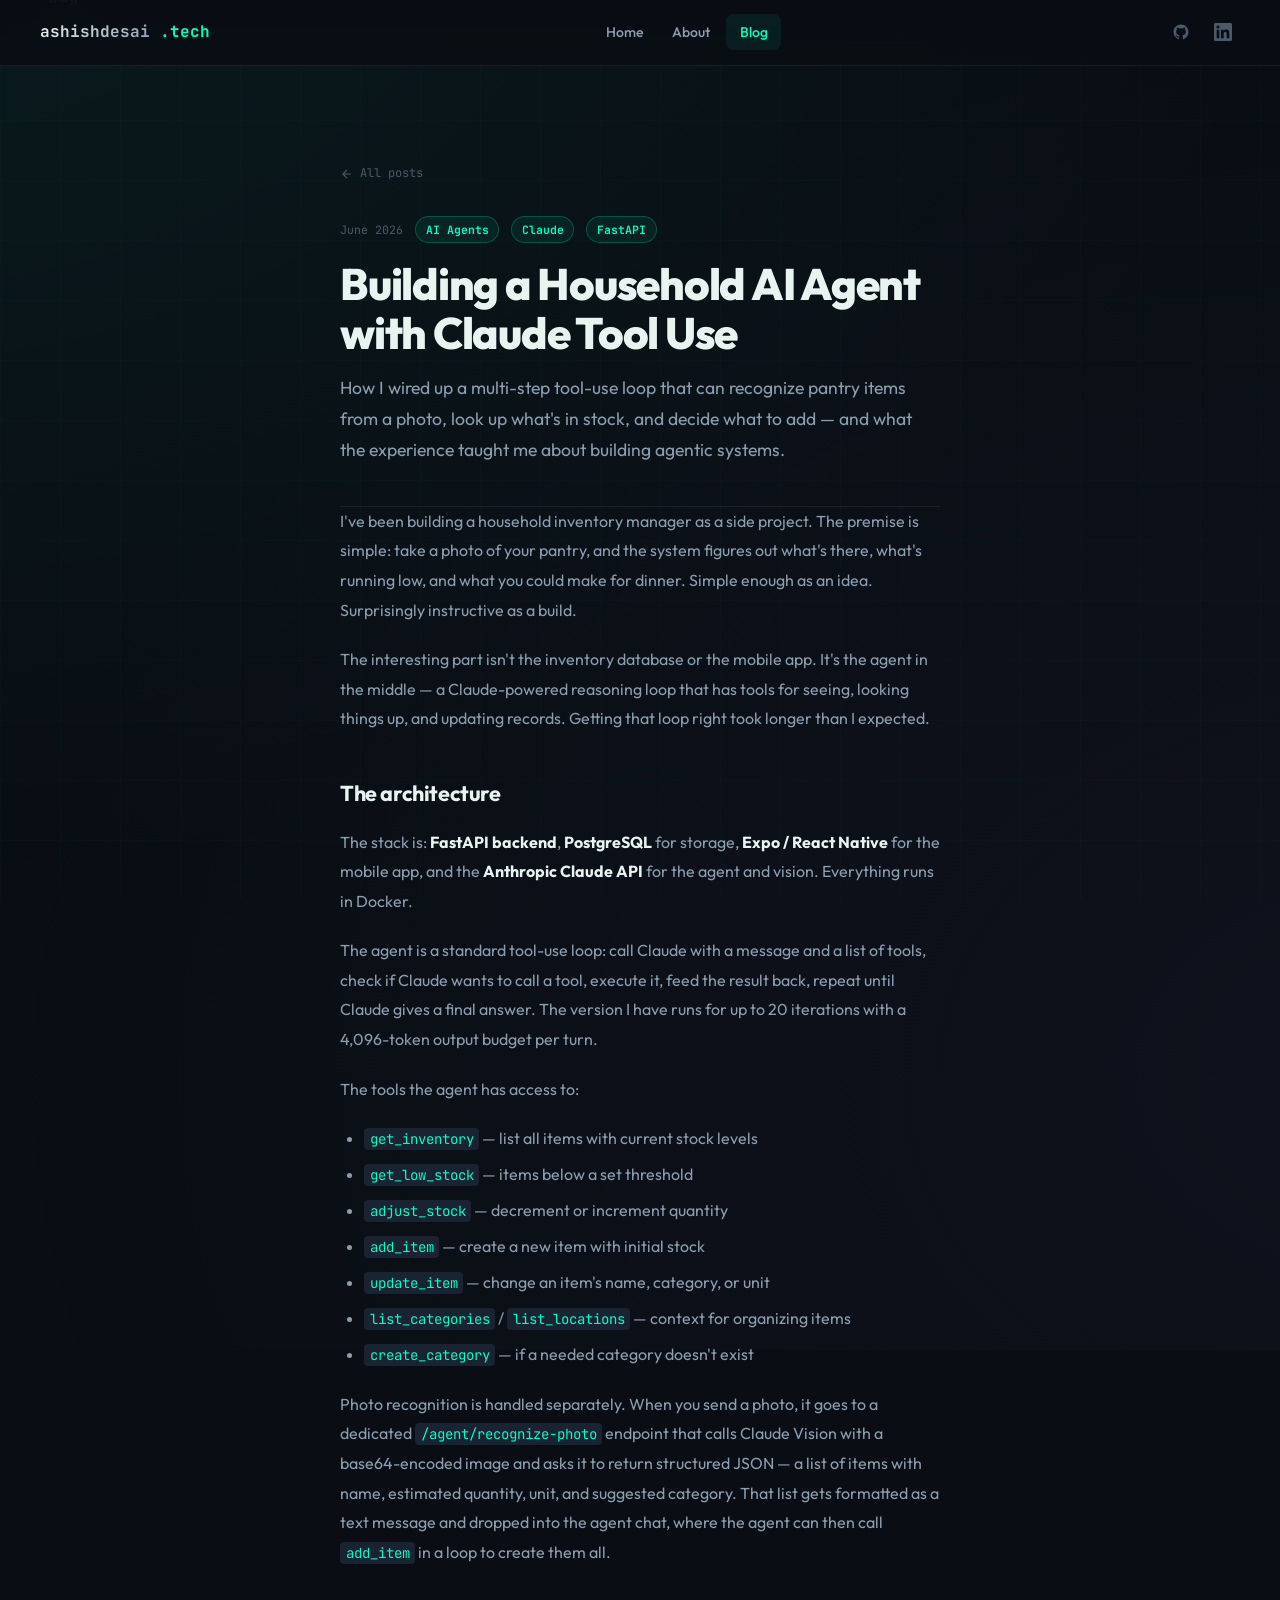
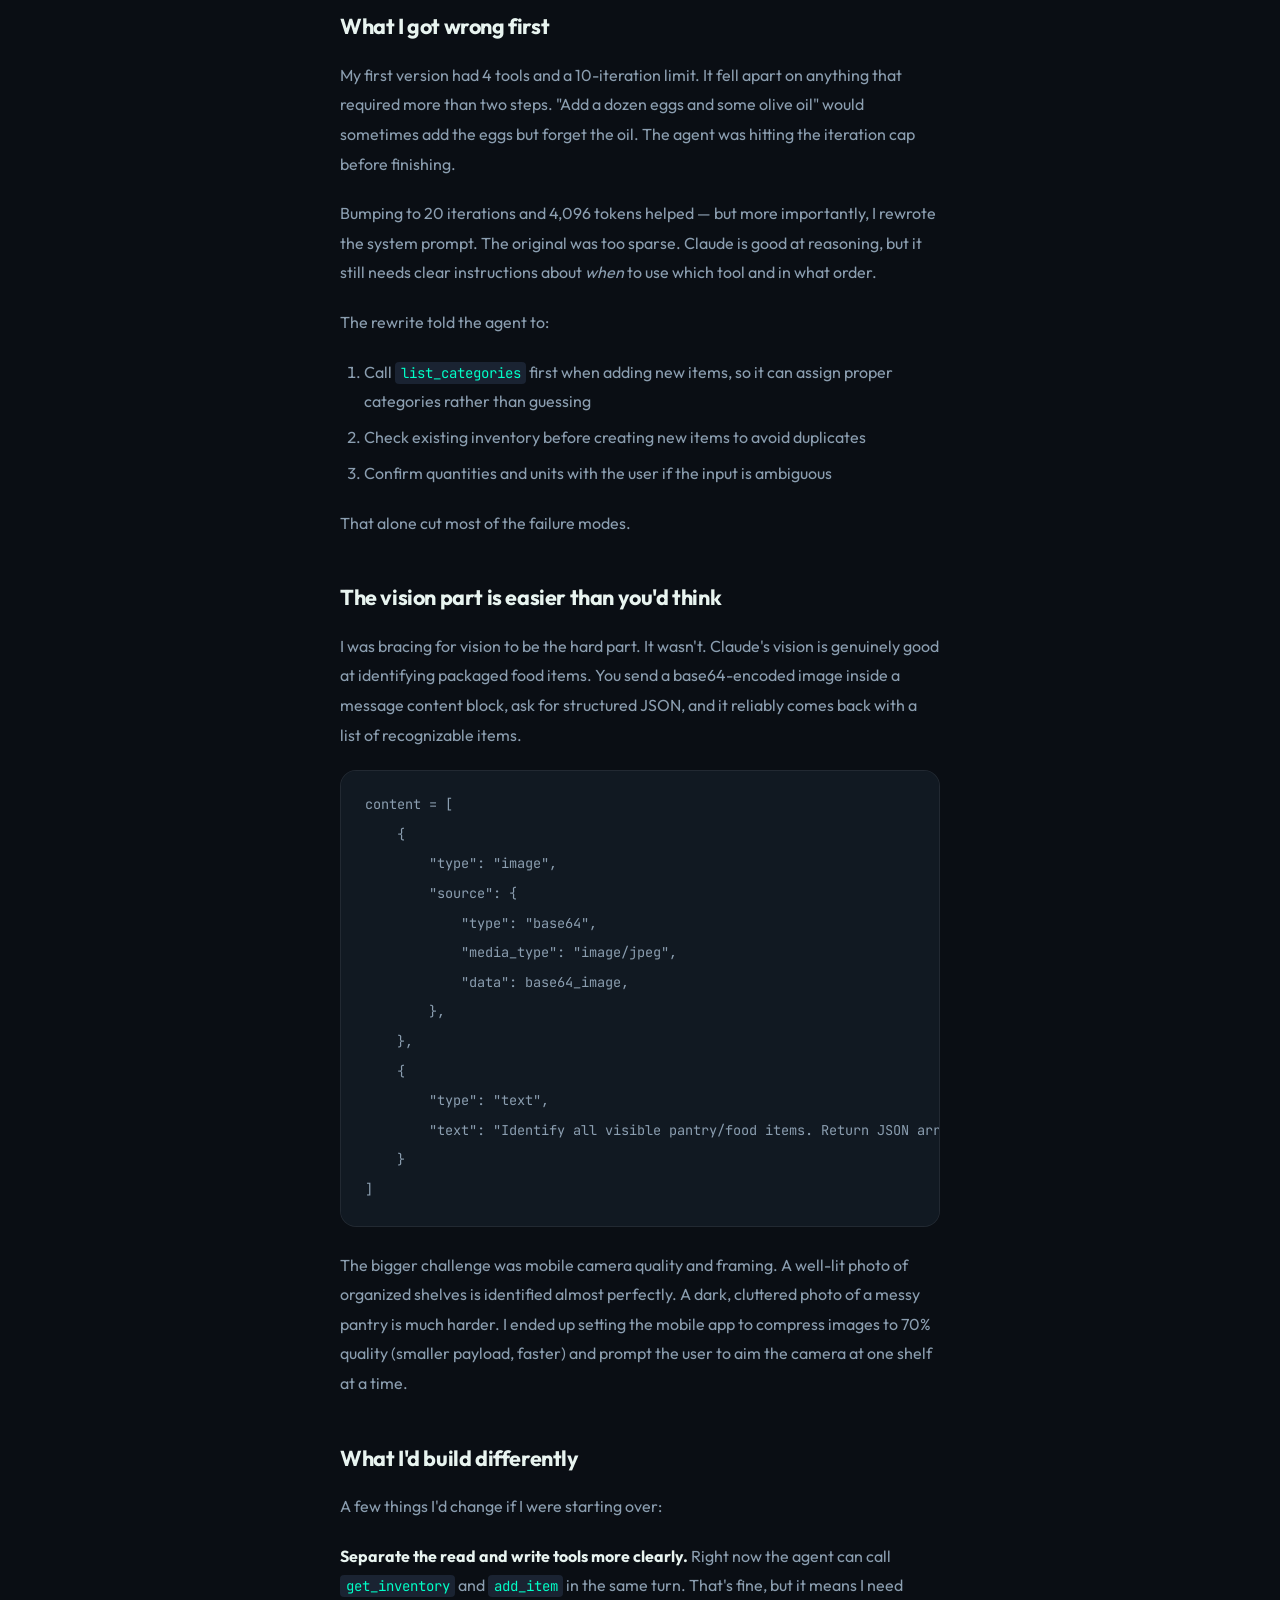
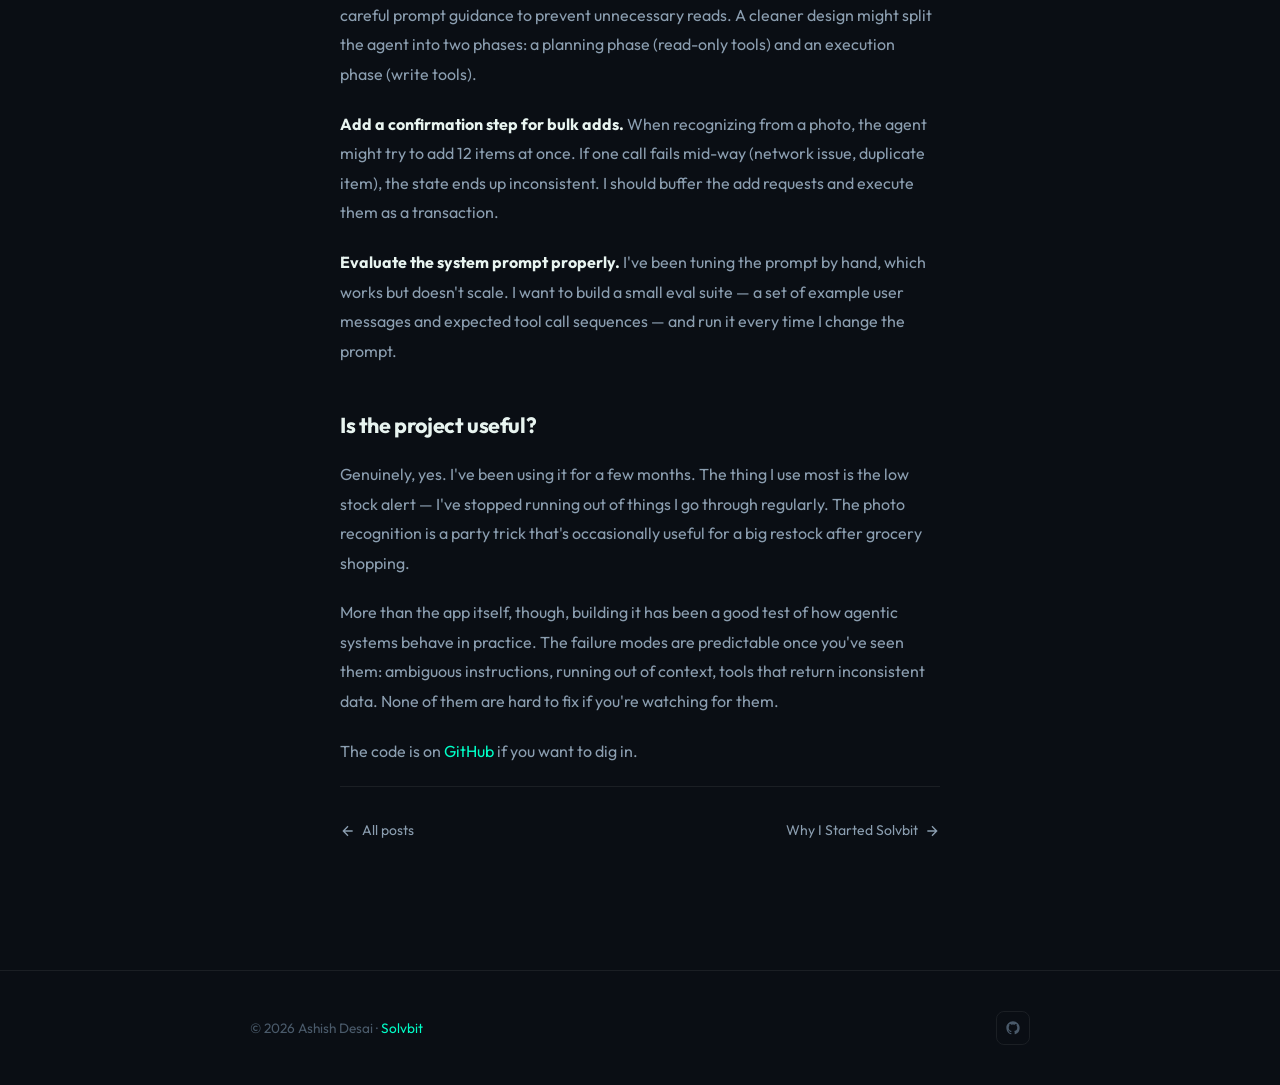
<file: blog/building-ai-agents.html>
<!DOCTYPE html>
<html lang="en">
<head>
<meta charset="UTF-8">
<meta name="viewport" content="width=device-width, initial-scale=1.0">
<title>Building a Household AI Agent with Claude Tool Use — Ashish Desai</title>
<meta name="description" content="How I wired up a multi-step tool-use loop that can recognize pantry items from a photo and manage inventory — and what I learned building it.">
<link rel="preconnect" href="https://fonts.googleapis.com">
<link rel="preconnect" href="https://fonts.gstatic.com" crossorigin>
<link href="https://fonts.googleapis.com/css2?family=JetBrains+Mono:wght@400;500;600;700&family=Outfit:wght@300;400;500;600;700;800&display=swap" rel="stylesheet">
<link rel="stylesheet" href="../styles.css">
<link rel="stylesheet" href="post.css">
</head>
<body>
<div class="bg-grid"></div>
<div class="bg-glow"></div>

<nav class="nav">
    <a href="/" class="nav-logo"><span class="name">ashishdesai</span><span class="tld">.tech</span></a>
    <div class="nav-links">
        <a href="/" class="nav-link">Home</a>
        <a href="/about.html" class="nav-link">About</a>
        <a href="/blog/" class="nav-link">Blog</a>
    </div>
    <div class="nav-icons">
        <a href="https://github.com/ash1shdesa1" target="_blank" rel="noopener" class="nav-icon"><svg width="18" height="18" viewBox="0 0 24 24" fill="currentColor"><path d="M12 2C6.477 2 2 6.484 2 12.017c0 4.425 2.865 8.18 6.839 9.504.5.092.682-.217.682-.483 0-.237-.008-.868-.013-1.703-2.782.605-3.369-1.343-3.369-1.343-.454-1.158-1.11-1.466-1.11-1.466-.908-.62.069-.608.069-.608 1.003.07 1.531 1.032 1.531 1.032.892 1.53 2.341 1.088 2.91.832.092-.647.35-1.088.636-1.338-2.22-.253-4.555-1.113-4.555-4.951 0-1.093.39-1.988 1.029-2.688-.103-.253-.446-1.272.098-2.65 0 0 .84-.27 2.75 1.026A9.564 9.564 0 0 1 12 6.844a9.59 9.59 0 0 1 2.504.337c1.909-1.296 2.747-1.027 2.747-1.027.546 1.379.202 2.398.1 2.651.64.7 1.028 1.595 1.028 2.688 0 3.848-2.339 4.695-4.566 4.943.359.309.678.92.678 1.855 0 1.338-.012 2.419-.012 2.747 0 .268.18.58.688.482A10.02 10.02 0 0 0 22 12.017C22 6.484 17.522 2 12 2z"/></svg></a>
        <a href="https://linkedin.com/in/ashishbdesai" target="_blank" rel="noopener" class="nav-icon"><svg width="18" height="18" viewBox="0 0 24 24" fill="currentColor"><path d="M20.447 20.452h-3.554v-5.569c0-1.328-.027-3.037-1.852-3.037-1.853 0-2.136 1.445-2.136 2.939v5.667H9.351V9h3.414v1.561h.046c.477-.9 1.637-1.85 3.37-1.85 3.601 0 4.267 2.37 4.267 5.455v6.286zM5.337 7.433a2.062 2.062 0 0 1-2.063-2.065 2.064 2.064 0 1 1 2.063 2.065zm1.782 13.019H3.555V9h3.564v11.452zM22.225 0H1.771C.792 0 0 .774 0 1.729v20.542C0 23.227.792 24 1.771 24h20.451C23.2 24 24 23.227 24 22.271V1.729C24 .774 23.2 0 22.222 0h.003z"/></svg></a>
    </div>
    <button class="hamburger" id="ham"><span></span><span></span><span></span></button>
</nav>
<div class="mobile-menu" id="mob">
    <a href="/" class="mobile-nav-link">Home</a>
    <a href="/about.html" class="mobile-nav-link">About</a>
    <a href="/blog/" class="mobile-nav-link">Blog</a>
</div>

<main>
<div class="post-wrap">
    <header class="post-header">
        <a href="/blog/" class="post-back">
            <svg width="14" height="14" viewBox="0 0 24 24" fill="none" stroke="currentColor" stroke-width="2"><path d="M19 12H5M12 5l-7 7 7 7"/></svg>
            All posts
        </a>
        <div class="post-meta">
            <span class="post-date-label">June 2026</span>
            <span class="chip">AI Agents</span>
            <span class="chip">Claude</span>
            <span class="chip">FastAPI</span>
        </div>
        <h1 class="post-title">Building a Household AI Agent with Claude Tool Use</h1>
        <p class="post-lead">How I wired up a multi-step tool-use loop that can recognize pantry items from a photo, look up what's in stock, and decide what to add — and what the experience taught me about building agentic systems.</p>
    </header>

    <hr class="divider">

    <article class="post-body">
        <div class="prose">

<p>I've been building a household inventory manager as a side project. The premise is simple: take a photo of your pantry, and the system figures out what's there, what's running low, and what you could make for dinner. Simple enough as an idea. Surprisingly instructive as a build.</p>

<p>The interesting part isn't the inventory database or the mobile app. It's the agent in the middle — a Claude-powered reasoning loop that has tools for seeing, looking things up, and updating records. Getting that loop right took longer than I expected.</p>

<h2>The architecture</h2>

<p>The stack is: <strong>FastAPI backend</strong>, <strong>PostgreSQL</strong> for storage, <strong>Expo / React Native</strong> for the mobile app, and the <strong>Anthropic Claude API</strong> for the agent and vision. Everything runs in Docker.</p>

<p>The agent is a standard tool-use loop: call Claude with a message and a list of tools, check if Claude wants to call a tool, execute it, feed the result back, repeat until Claude gives a final answer. The version I have runs for up to 20 iterations with a 4,096-token output budget per turn.</p>

<p>The tools the agent has access to:</p>

<ul>
    <li><code>get_inventory</code> — list all items with current stock levels</li>
    <li><code>get_low_stock</code> — items below a set threshold</li>
    <li><code>adjust_stock</code> — decrement or increment quantity</li>
    <li><code>add_item</code> — create a new item with initial stock</li>
    <li><code>update_item</code> — change an item's name, category, or unit</li>
    <li><code>list_categories</code> / <code>list_locations</code> — context for organizing items</li>
    <li><code>create_category</code> — if a needed category doesn't exist</li>
</ul>

<p>Photo recognition is handled separately. When you send a photo, it goes to a dedicated <code>/agent/recognize-photo</code> endpoint that calls Claude Vision with a base64-encoded image and asks it to return structured JSON — a list of items with name, estimated quantity, unit, and suggested category. That list gets formatted as a text message and dropped into the agent chat, where the agent can then call <code>add_item</code> in a loop to create them all.</p>

<h2>What I got wrong first</h2>

<p>My first version had 4 tools and a 10-iteration limit. It fell apart on anything that required more than two steps. "Add a dozen eggs and some olive oil" would sometimes add the eggs but forget the oil. The agent was hitting the iteration cap before finishing.</p>

<p>Bumping to 20 iterations and 4,096 tokens helped — but more importantly, I rewrote the system prompt. The original was too sparse. Claude is good at reasoning, but it still needs clear instructions about <em>when</em> to use which tool and in what order.</p>

<p>The rewrite told the agent to:</p>

<ol>
    <li>Call <code>list_categories</code> first when adding new items, so it can assign proper categories rather than guessing</li>
    <li>Check existing inventory before creating new items to avoid duplicates</li>
    <li>Confirm quantities and units with the user if the input is ambiguous</li>
</ol>

<p>That alone cut most of the failure modes.</p>

<h2>The vision part is easier than you'd think</h2>

<p>I was bracing for vision to be the hard part. It wasn't. Claude's vision is genuinely good at identifying packaged food items. You send a base64-encoded image inside a message content block, ask for structured JSON, and it reliably comes back with a list of recognizable items.</p>

<pre><code>content = [
    {
        "type": "image",
        "source": {
            "type": "base64",
            "media_type": "image/jpeg",
            "data": base64_image,
        },
    },
    {
        "type": "text",
        "text": "Identify all visible pantry/food items. Return JSON array: [{name, quantity, unit, suggested_category}]"
    }
]</code></pre>

<p>The bigger challenge was mobile camera quality and framing. A well-lit photo of organized shelves is identified almost perfectly. A dark, cluttered photo of a messy pantry is much harder. I ended up setting the mobile app to compress images to 70% quality (smaller payload, faster) and prompt the user to aim the camera at one shelf at a time.</p>

<h2>What I'd build differently</h2>

<p>A few things I'd change if I were starting over:</p>

<p><strong>Separate the read and write tools more clearly.</strong> Right now the agent can call <code>get_inventory</code> and <code>add_item</code> in the same turn. That's fine, but it means I need careful prompt guidance to prevent unnecessary reads. A cleaner design might split the agent into two phases: a planning phase (read-only tools) and an execution phase (write tools).</p>

<p><strong>Add a confirmation step for bulk adds.</strong> When recognizing from a photo, the agent might try to add 12 items at once. If one call fails mid-way (network issue, duplicate item), the state ends up inconsistent. I should buffer the add requests and execute them as a transaction.</p>

<p><strong>Evaluate the system prompt properly.</strong> I've been tuning the prompt by hand, which works but doesn't scale. I want to build a small eval suite — a set of example user messages and expected tool call sequences — and run it every time I change the prompt.</p>

<h2>Is the project useful?</h2>

<p>Genuinely, yes. I've been using it for a few months. The thing I use most is the low stock alert — I've stopped running out of things I go through regularly. The photo recognition is a party trick that's occasionally useful for a big restock after grocery shopping.</p>

<p>More than the app itself, though, building it has been a good test of how agentic systems behave in practice. The failure modes are predictable once you've seen them: ambiguous instructions, running out of context, tools that return inconsistent data. None of them are hard to fix if you're watching for them.</p>

<p>The code is on <a href="https://github.com/ash1shdesa1/inventory" target="_blank" rel="noopener">GitHub</a> if you want to dig in.</p>

        </div>

        <div class="post-nav">
            <a href="/blog/">
                <svg width="16" height="16" viewBox="0 0 24 24" fill="none" stroke="currentColor" stroke-width="2"><path d="M19 12H5M12 5l-7 7 7 7"/></svg>
                All posts
            </a>
            <a href="/blog/starting-solvbit.html">
                Why I Started Solvbit
                <svg width="16" height="16" viewBox="0 0 24 24" fill="none" stroke="currentColor" stroke-width="2"><path d="M5 12h14M12 5l7 7-7 7"/></svg>
            </a>
        </div>
    </article>
</div>
</main>

<footer class="footer">
    <div class="wrap">
        <div class="footer-inner">
            <div class="footer-left">© 2026 Ashish Desai · <a href="https://solvbit.com">Solvbit</a></div>
            <div class="footer-right">
                <a href="https://github.com/ash1shdesa1" target="_blank" rel="noopener" class="footer-icon"><svg width="16" height="16" viewBox="0 0 24 24" fill="currentColor"><path d="M12 2C6.477 2 2 6.484 2 12.017c0 4.425 2.865 8.18 6.839 9.504.5.092.682-.217.682-.483 0-.237-.008-.868-.013-1.703-2.782.605-3.369-1.343-3.369-1.343-.454-1.158-1.11-1.466-1.11-1.466-.908-.62.069-.608.069-.608 1.003.07 1.531 1.032 1.531 1.032.892 1.53 2.341 1.088 2.91.832.092-.647.35-1.088.636-1.338-2.22-.253-4.555-1.113-4.555-4.951 0-1.093.39-1.988 1.029-2.688-.103-.253-.446-1.272.098-2.65 0 0 .84-.27 2.75 1.026A9.564 9.564 0 0 1 12 6.844a9.59 9.59 0 0 1 2.504.337c1.909-1.296 2.747-1.027 2.747-1.027.546 1.379.202 2.398.1 2.651.64.7 1.028 1.595 1.028 2.688 0 3.848-2.339 4.695-4.566 4.943.359.309.678.92.678 1.855 0 1.338-.012 2.419-.012 2.747 0 .268.18.58.688.482A10.02 10.02 0 0 0 22 12.017C22 6.484 17.522 2 12 2z"/></svg></a>
            </div>
        </div>
    </div>
</footer>
<div class="toast" id="toast"><span id="toast-msg"></span></div>
<script src="../app.js"></script>
</body>
</html>
</file>
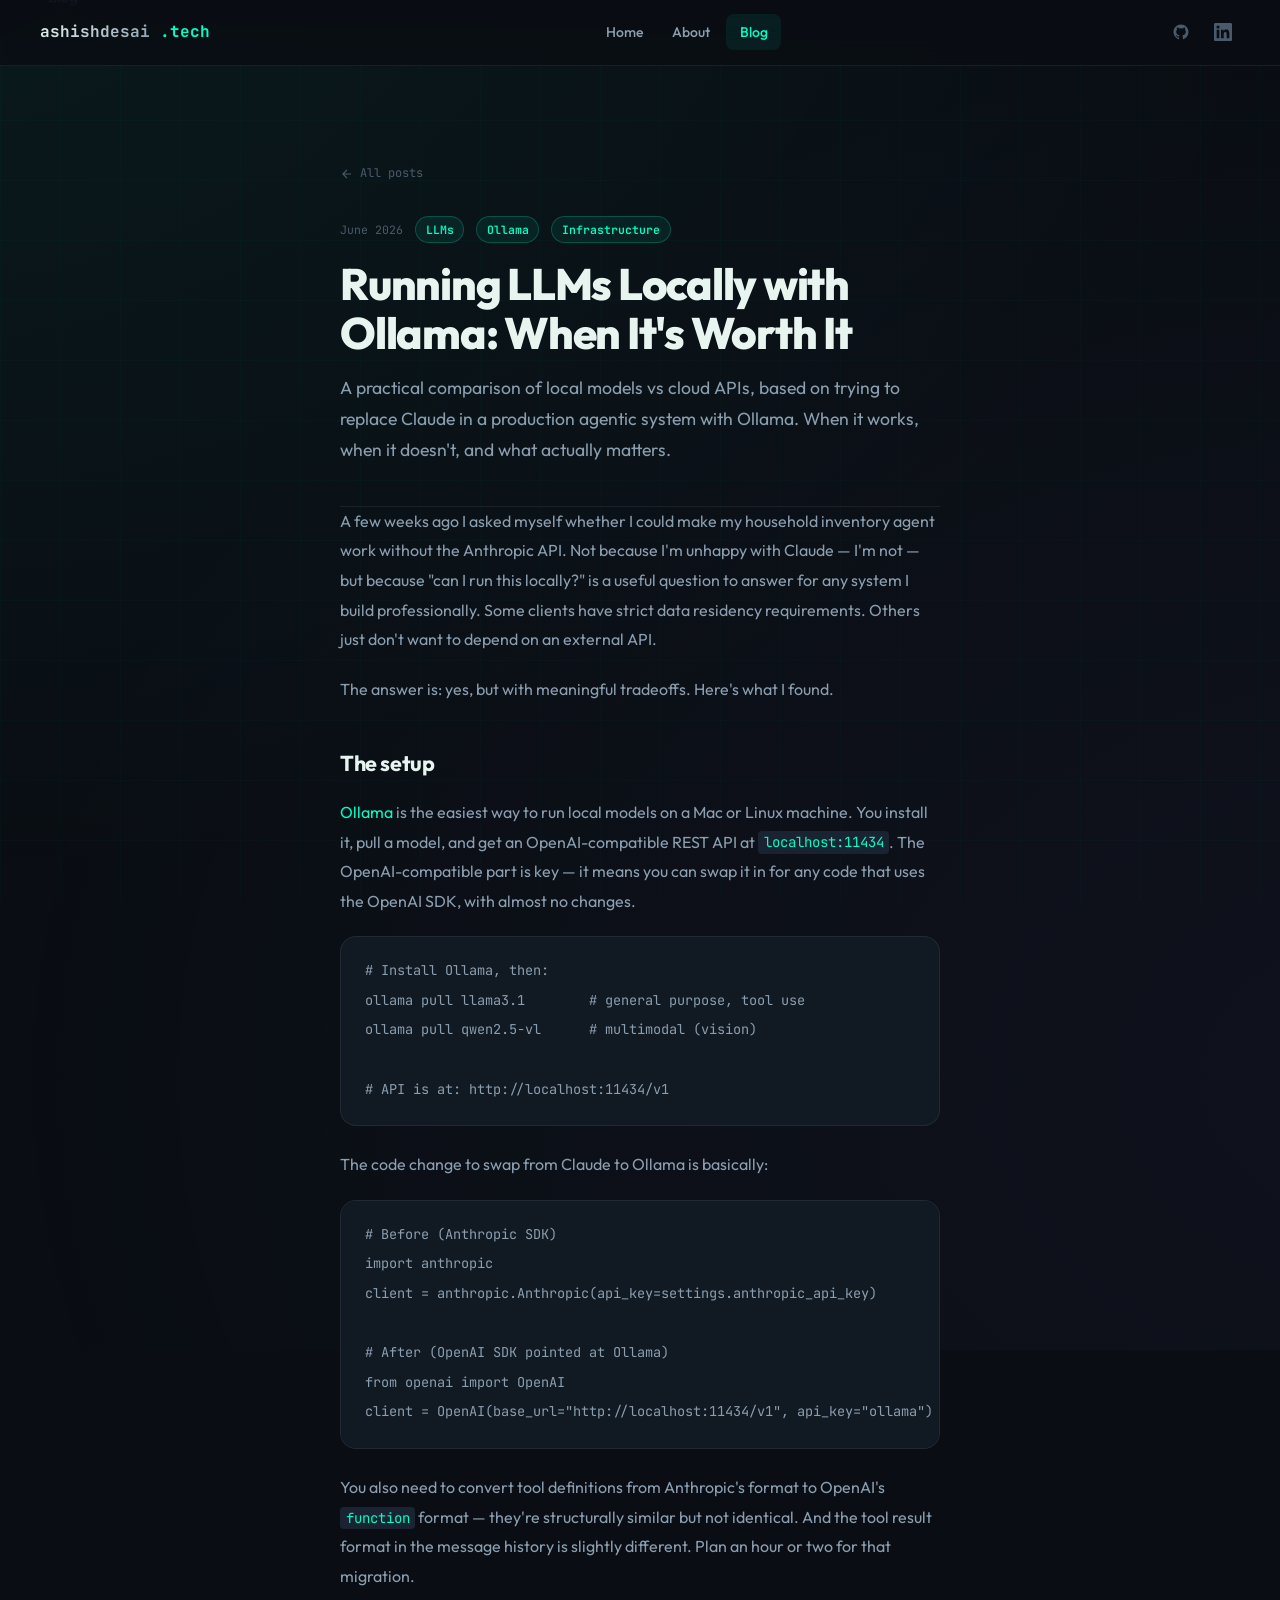
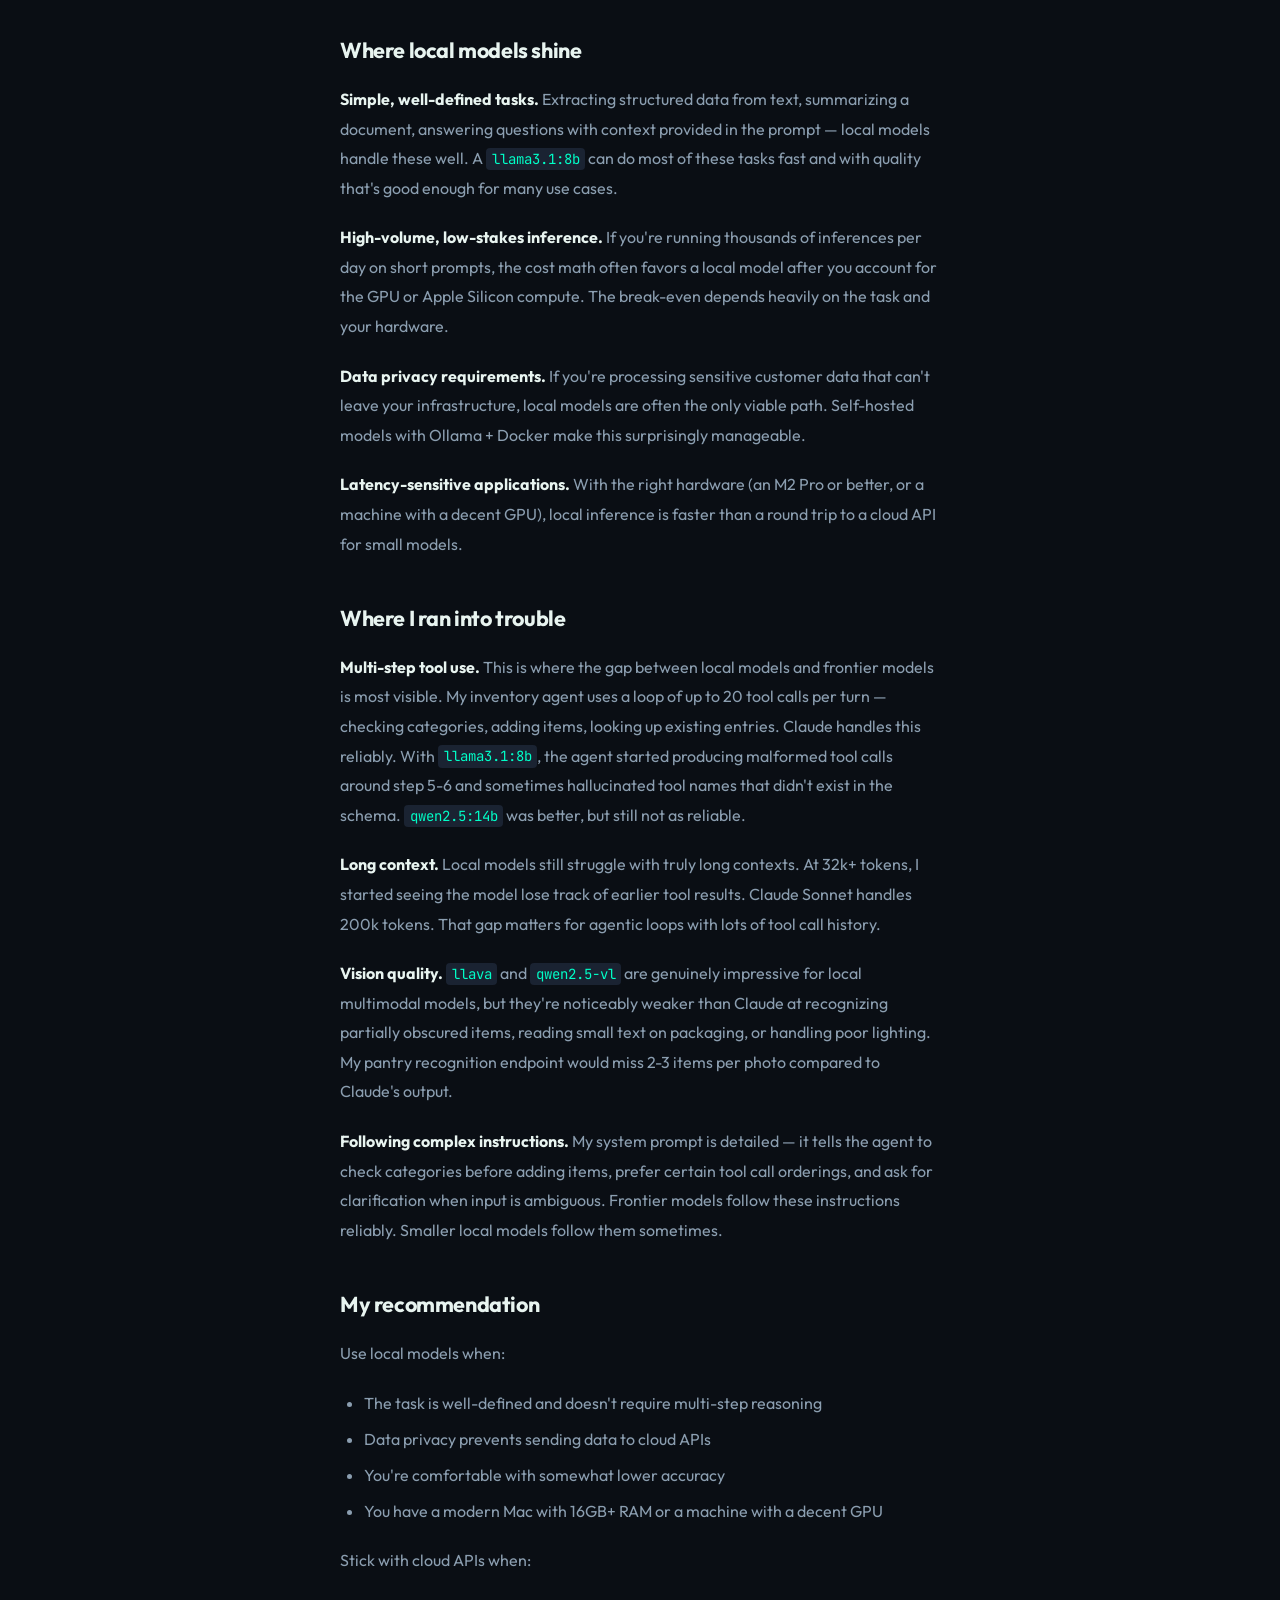
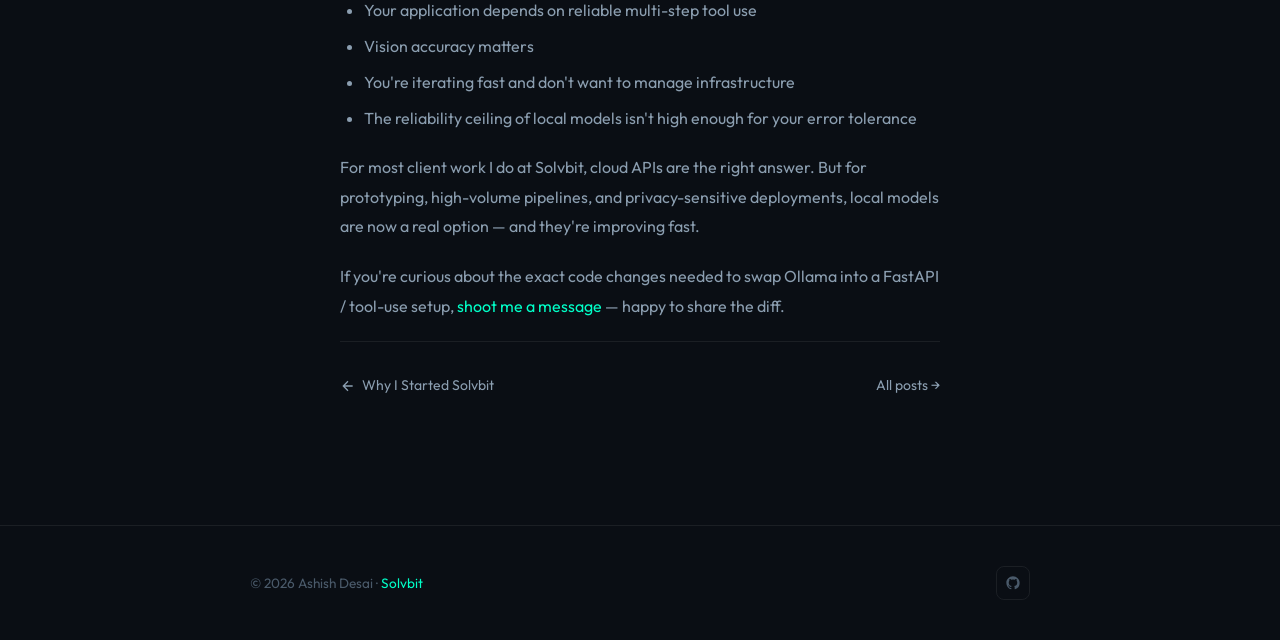
<file: blog/local-llms.html>
<!DOCTYPE html>
<html lang="en">
<head>
<meta charset="UTF-8">
<meta name="viewport" content="width=device-width, initial-scale=1.0">
<title>Running LLMs Locally with Ollama: When It's Worth It — Ashish Desai</title>
<meta name="description" content="A practical look at when you should ditch the cloud API and run a local model — and when you'll regret it.">
<link rel="preconnect" href="https://fonts.googleapis.com">
<link rel="preconnect" href="https://fonts.gstatic.com" crossorigin>
<link href="https://fonts.googleapis.com/css2?family=JetBrains+Mono:wght@400;500;600;700&family=Outfit:wght@300;400;500;600;700;800&display=swap" rel="stylesheet">
<link rel="stylesheet" href="../styles.css">
<link rel="stylesheet" href="post.css">
</head>
<body>
<div class="bg-grid"></div>
<div class="bg-glow"></div>

<nav class="nav">
    <a href="/" class="nav-logo"><span class="name">ashishdesai</span><span class="tld">.tech</span></a>
    <div class="nav-links">
        <a href="/" class="nav-link">Home</a>
        <a href="/about.html" class="nav-link">About</a>
        <a href="/blog/" class="nav-link">Blog</a>
    </div>
    <div class="nav-icons">
        <a href="https://github.com/ash1shdesa1" target="_blank" rel="noopener" class="nav-icon"><svg width="18" height="18" viewBox="0 0 24 24" fill="currentColor"><path d="M12 2C6.477 2 2 6.484 2 12.017c0 4.425 2.865 8.18 6.839 9.504.5.092.682-.217.682-.483 0-.237-.008-.868-.013-1.703-2.782.605-3.369-1.343-3.369-1.343-.454-1.158-1.11-1.466-1.11-1.466-.908-.62.069-.608.069-.608 1.003.07 1.531 1.032 1.531 1.032.892 1.53 2.341 1.088 2.91.832.092-.647.35-1.088.636-1.338-2.22-.253-4.555-1.113-4.555-4.951 0-1.093.39-1.988 1.029-2.688-.103-.253-.446-1.272.098-2.65 0 0 .84-.27 2.75 1.026A9.564 9.564 0 0 1 12 6.844a9.59 9.59 0 0 1 2.504.337c1.909-1.296 2.747-1.027 2.747-1.027.546 1.379.202 2.398.1 2.651.64.7 1.028 1.595 1.028 2.688 0 3.848-2.339 4.695-4.566 4.943.359.309.678.92.678 1.855 0 1.338-.012 2.419-.012 2.747 0 .268.18.58.688.482A10.02 10.02 0 0 0 22 12.017C22 6.484 17.522 2 12 2z"/></svg></a>
        <a href="https://linkedin.com/in/ashishbdesai" target="_blank" rel="noopener" class="nav-icon"><svg width="18" height="18" viewBox="0 0 24 24" fill="currentColor"><path d="M20.447 20.452h-3.554v-5.569c0-1.328-.027-3.037-1.852-3.037-1.853 0-2.136 1.445-2.136 2.939v5.667H9.351V9h3.414v1.561h.046c.477-.9 1.637-1.85 3.37-1.85 3.601 0 4.267 2.37 4.267 5.455v6.286zM5.337 7.433a2.062 2.062 0 0 1-2.063-2.065 2.064 2.064 0 1 1 2.063 2.065zm1.782 13.019H3.555V9h3.564v11.452zM22.225 0H1.771C.792 0 0 .774 0 1.729v20.542C0 23.227.792 24 1.771 24h20.451C23.2 24 24 23.227 24 22.271V1.729C24 .774 23.2 0 22.222 0h.003z"/></svg></a>
    </div>
    <button class="hamburger" id="ham"><span></span><span></span><span></span></button>
</nav>
<div class="mobile-menu" id="mob">
    <a href="/" class="mobile-nav-link">Home</a>
    <a href="/about.html" class="mobile-nav-link">About</a>
    <a href="/blog/" class="mobile-nav-link">Blog</a>
</div>

<main>
<div class="post-wrap">
    <header class="post-header">
        <a href="/blog/" class="post-back"><svg width="14" height="14" viewBox="0 0 24 24" fill="none" stroke="currentColor" stroke-width="2"><path d="M19 12H5M12 5l-7 7 7 7"/></svg> All posts</a>
        <div class="post-meta">
            <span class="post-date-label">June 2026</span>
            <span class="chip">LLMs</span>
            <span class="chip">Ollama</span>
            <span class="chip">Infrastructure</span>
        </div>
        <h1 class="post-title">Running LLMs Locally with Ollama: When It's Worth It</h1>
        <p class="post-lead">A practical comparison of local models vs cloud APIs, based on trying to replace Claude in a production agentic system with Ollama. When it works, when it doesn't, and what actually matters.</p>
    </header>

    <hr class="divider">

    <article class="post-body">
        <div class="prose">

<p>A few weeks ago I asked myself whether I could make my household inventory agent work without the Anthropic API. Not because I'm unhappy with Claude — I'm not — but because "can I run this locally?" is a useful question to answer for any system I build professionally. Some clients have strict data residency requirements. Others just don't want to depend on an external API.</p>

<p>The answer is: yes, but with meaningful tradeoffs. Here's what I found.</p>

<h2>The setup</h2>

<p><a href="https://ollama.ai" target="_blank" rel="noopener">Ollama</a> is the easiest way to run local models on a Mac or Linux machine. You install it, pull a model, and get an OpenAI-compatible REST API at <code>localhost:11434</code>. The OpenAI-compatible part is key — it means you can swap it in for any code that uses the OpenAI SDK, with almost no changes.</p>

<pre><code># Install Ollama, then:
ollama pull llama3.1        # general purpose, tool use
ollama pull qwen2.5-vl      # multimodal (vision)

# API is at: http://localhost:11434/v1</code></pre>

<p>The code change to swap from Claude to Ollama is basically:</p>

<pre><code># Before (Anthropic SDK)
import anthropic
client = anthropic.Anthropic(api_key=settings.anthropic_api_key)

# After (OpenAI SDK pointed at Ollama)
from openai import OpenAI
client = OpenAI(base_url="http://localhost:11434/v1", api_key="ollama")</code></pre>

<p>You also need to convert tool definitions from Anthropic's format to OpenAI's <code>function</code> format — they're structurally similar but not identical. And the tool result format in the message history is slightly different. Plan an hour or two for that migration.</p>

<h2>Where local models shine</h2>

<p><strong>Simple, well-defined tasks.</strong> Extracting structured data from text, summarizing a document, answering questions with context provided in the prompt — local models handle these well. A <code>llama3.1:8b</code> can do most of these tasks fast and with quality that's good enough for many use cases.</p>

<p><strong>High-volume, low-stakes inference.</strong> If you're running thousands of inferences per day on short prompts, the cost math often favors a local model after you account for the GPU or Apple Silicon compute. The break-even depends heavily on the task and your hardware.</p>

<p><strong>Data privacy requirements.</strong> If you're processing sensitive customer data that can't leave your infrastructure, local models are often the only viable path. Self-hosted models with Ollama + Docker make this surprisingly manageable.</p>

<p><strong>Latency-sensitive applications.</strong> With the right hardware (an M2 Pro or better, or a machine with a decent GPU), local inference is faster than a round trip to a cloud API for small models.</p>

<h2>Where I ran into trouble</h2>

<p><strong>Multi-step tool use.</strong> This is where the gap between local models and frontier models is most visible. My inventory agent uses a loop of up to 20 tool calls per turn — checking categories, adding items, looking up existing entries. Claude handles this reliably. With <code>llama3.1:8b</code>, the agent started producing malformed tool calls around step 5-6 and sometimes hallucinated tool names that didn't exist in the schema. <code>qwen2.5:14b</code> was better, but still not as reliable.</p>

<p><strong>Long context.</strong> Local models still struggle with truly long contexts. At 32k+ tokens, I started seeing the model lose track of earlier tool results. Claude Sonnet handles 200k tokens. That gap matters for agentic loops with lots of tool call history.</p>

<p><strong>Vision quality.</strong> <code>llava</code> and <code>qwen2.5-vl</code> are genuinely impressive for local multimodal models, but they're noticeably weaker than Claude at recognizing partially obscured items, reading small text on packaging, or handling poor lighting. My pantry recognition endpoint would miss 2-3 items per photo compared to Claude's output.</p>

<p><strong>Following complex instructions.</strong> My system prompt is detailed — it tells the agent to check categories before adding items, prefer certain tool call orderings, and ask for clarification when input is ambiguous. Frontier models follow these instructions reliably. Smaller local models follow them sometimes.</p>

<h2>My recommendation</h2>

<p>Use local models when:</p>
<ul>
    <li>The task is well-defined and doesn't require multi-step reasoning</li>
    <li>Data privacy prevents sending data to cloud APIs</li>
    <li>You're comfortable with somewhat lower accuracy</li>
    <li>You have a modern Mac with 16GB+ RAM or a machine with a decent GPU</li>
</ul>

<p>Stick with cloud APIs when:</p>
<ul>
    <li>Your application depends on reliable multi-step tool use</li>
    <li>Vision accuracy matters</li>
    <li>You're iterating fast and don't want to manage infrastructure</li>
    <li>The reliability ceiling of local models isn't high enough for your error tolerance</li>

</ul>

<p>For most client work I do at Solvbit, cloud APIs are the right answer. But for prototyping, high-volume pipelines, and privacy-sensitive deployments, local models are now a real option — and they're improving fast.</p>

<p>If you're curious about the exact code changes needed to swap Ollama into a FastAPI / tool-use setup, <a href="mailto:ashishdesai26@gmail.com">shoot me a message</a> — happy to share the diff.</p>

        </div>

        <div class="post-nav">
            <a href="/blog/starting-solvbit.html">
                <svg width="16" height="16" viewBox="0 0 24 24" fill="none" stroke="currentColor" stroke-width="2"><path d="M19 12H5M12 5l-7 7 7 7"/></svg>
                Why I Started Solvbit
            </a>
            <a href="/blog/">All posts →</a>
        </div>
    </article>
</div>
</main>

<footer class="footer">
    <div class="wrap">
        <div class="footer-inner">
            <div class="footer-left">© 2026 Ashish Desai · <a href="https://solvbit.com">Solvbit</a></div>
            <div class="footer-right">
                <a href="https://github.com/ash1shdesa1" target="_blank" rel="noopener" class="footer-icon"><svg width="16" height="16" viewBox="0 0 24 24" fill="currentColor"><path d="M12 2C6.477 2 2 6.484 2 12.017c0 4.425 2.865 8.18 6.839 9.504.5.092.682-.217.682-.483 0-.237-.008-.868-.013-1.703-2.782.605-3.369-1.343-3.369-1.343-.454-1.158-1.11-1.466-1.11-1.466-.908-.62.069-.608.069-.608 1.003.07 1.531 1.032 1.531 1.032.892 1.53 2.341 1.088 2.91.832.092-.647.35-1.088.636-1.338-2.22-.253-4.555-1.113-4.555-4.951 0-1.093.39-1.988 1.029-2.688-.103-.253-.446-1.272.098-2.65 0 0 .84-.27 2.75 1.026A9.564 9.564 0 0 1 12 6.844a9.59 9.59 0 0 1 2.504.337c1.909-1.296 2.747-1.027 2.747-1.027.546 1.379.202 2.398.1 2.651.64.7 1.028 1.595 1.028 2.688 0 3.848-2.339 4.695-4.566 4.943.359.309.678.92.678 1.855 0 1.338-.012 2.419-.012 2.747 0 .268.18.58.688.482A10.02 10.02 0 0 0 22 12.017C22 6.484 17.522 2 12 2z"/></svg></a>
            </div>
        </div>
    </div>
</footer>
<div class="toast" id="toast"><span id="toast-msg"></span></div>
<script src="../app.js"></script>
</body>
</html>
</file>
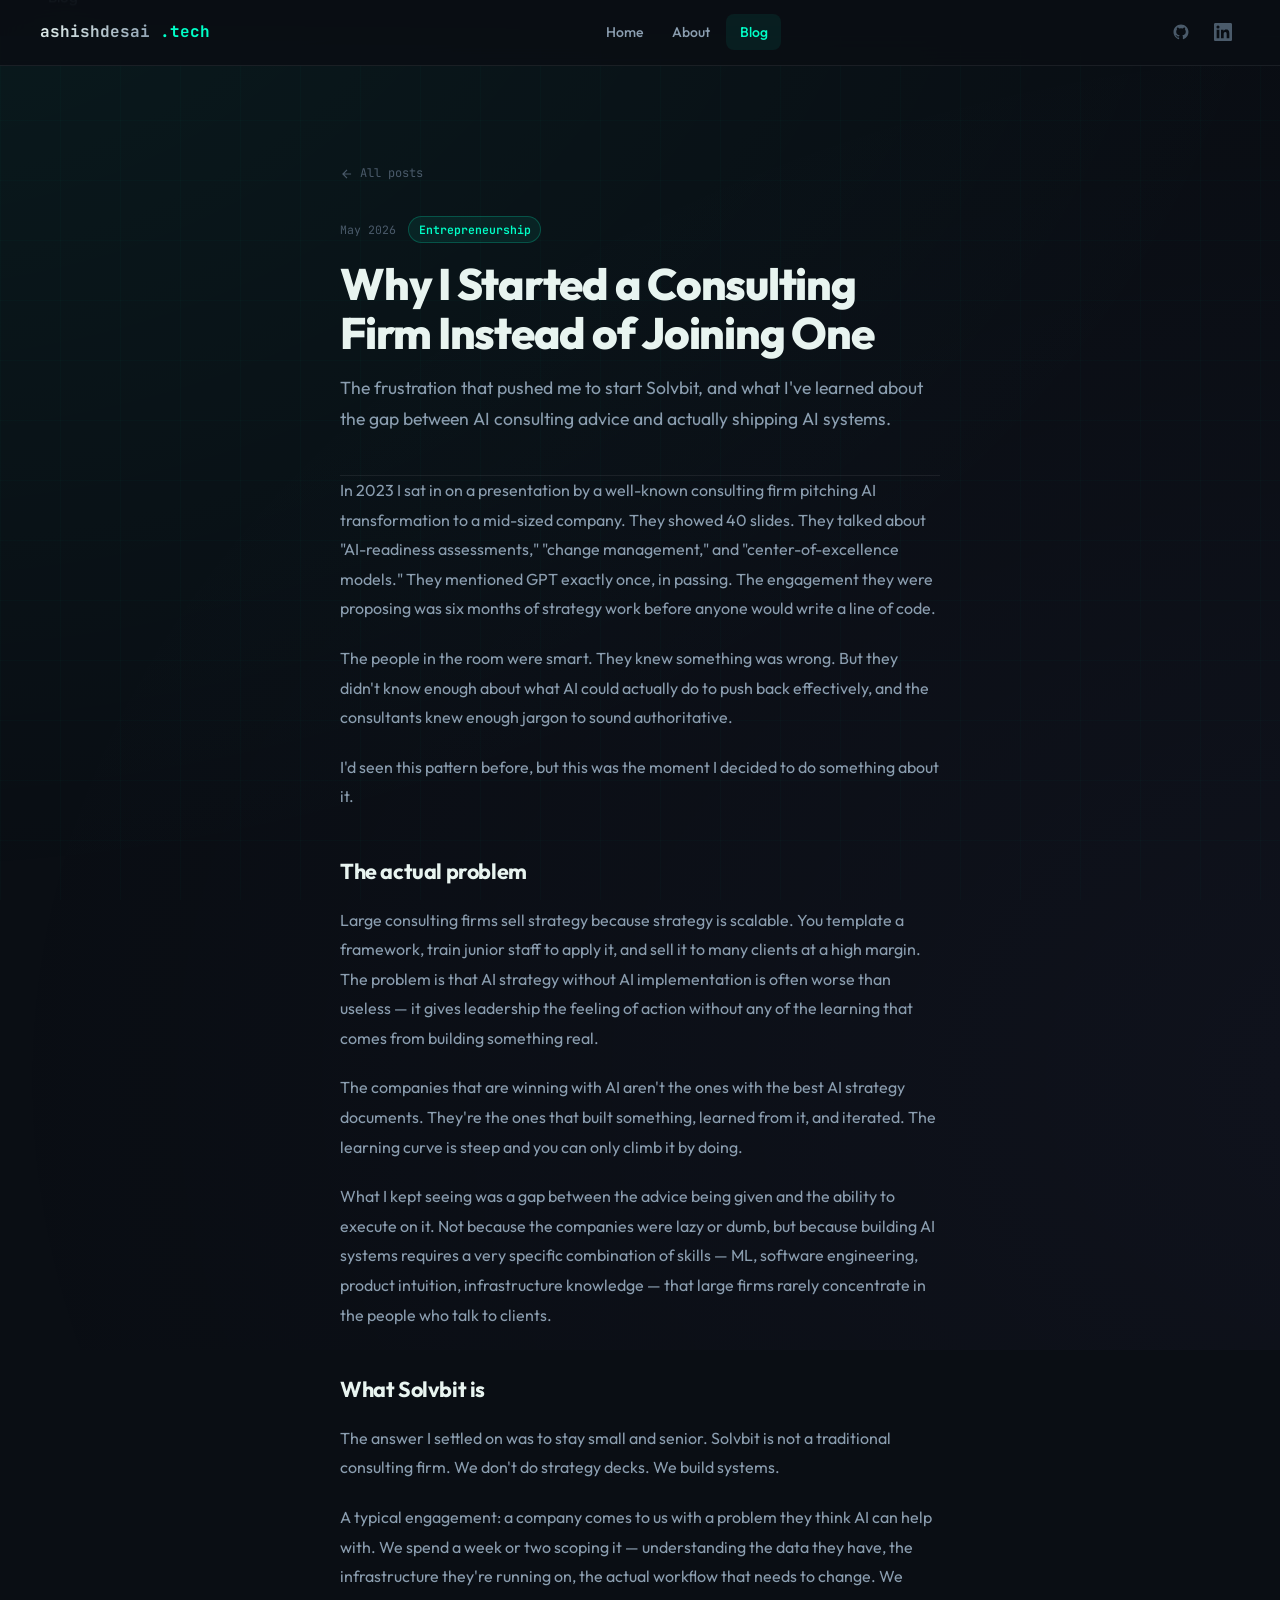
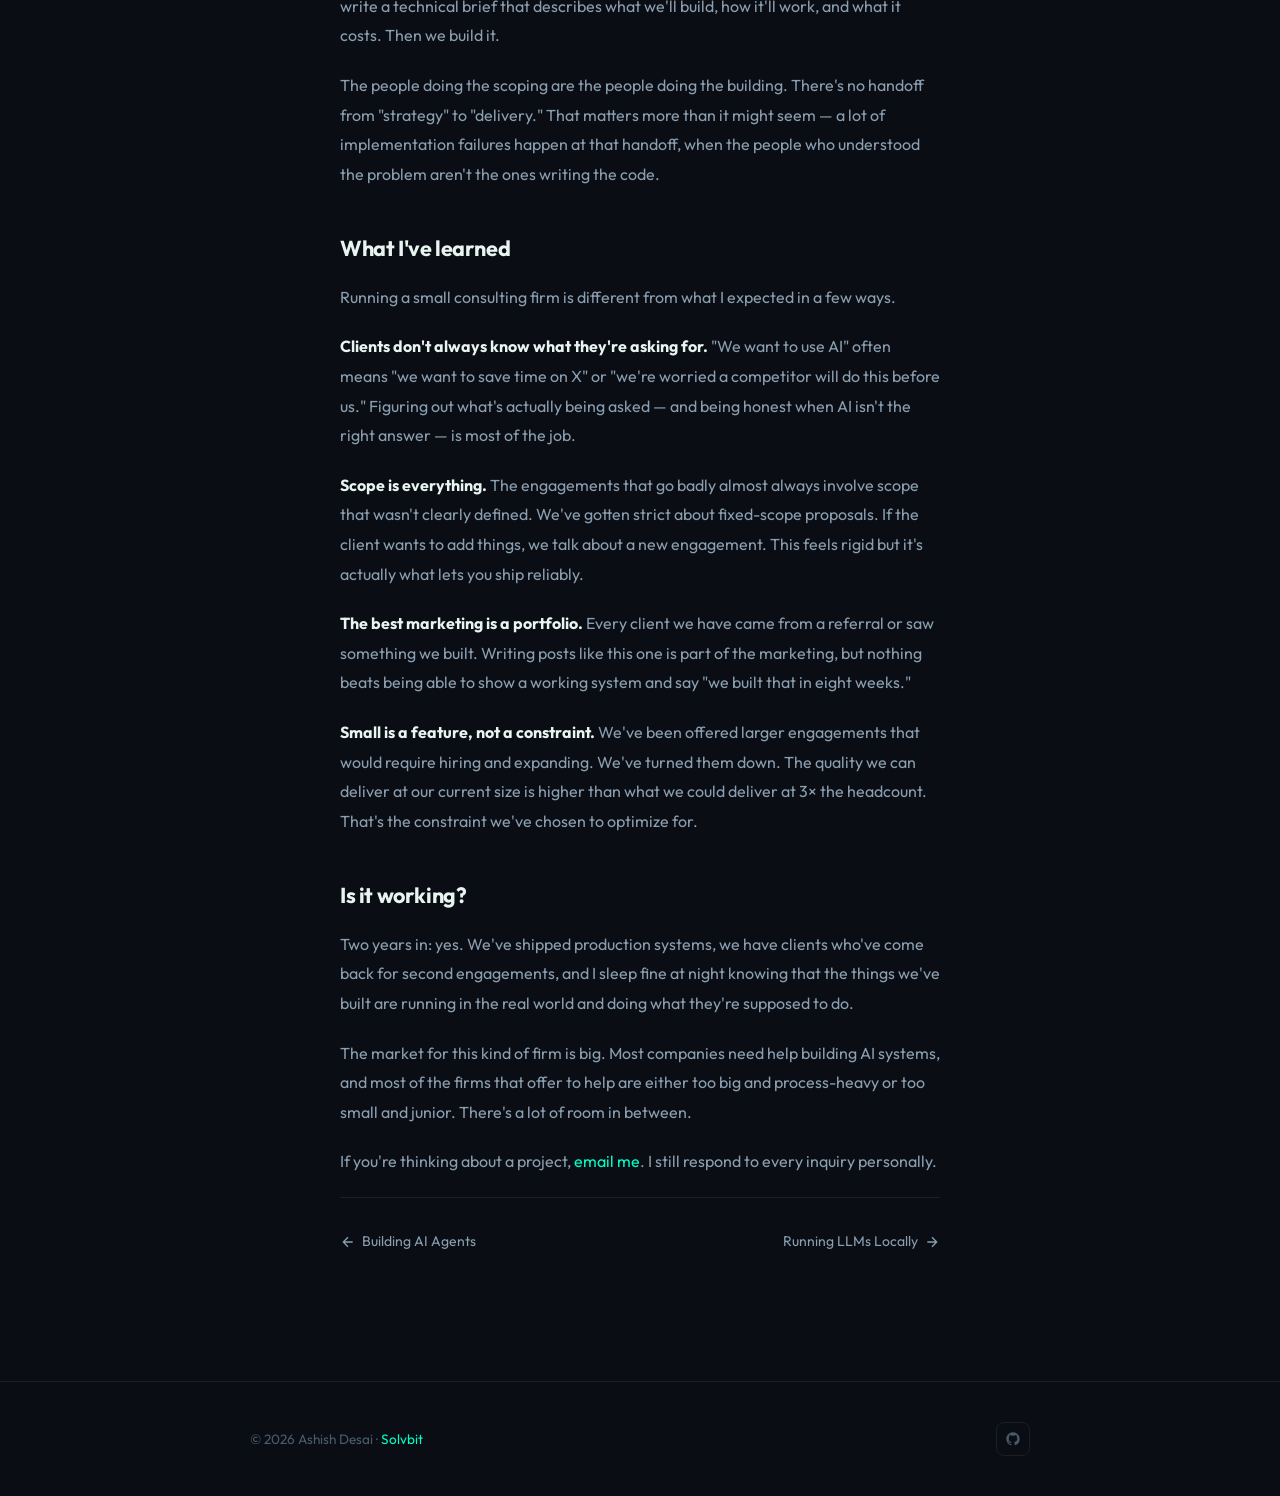
<file: blog/starting-solvbit.html>
<!DOCTYPE html>
<html lang="en">
<head>
<meta charset="UTF-8">
<meta name="viewport" content="width=device-width, initial-scale=1.0">
<title>Why I Started a Consulting Firm Instead of Joining One — Ashish Desai</title>
<meta name="description" content="The frustration that pushed me to start Solvbit, and what I've learned about the gap between AI consulting advice and shipping AI systems.">
<link rel="preconnect" href="https://fonts.googleapis.com">
<link rel="preconnect" href="https://fonts.gstatic.com" crossorigin>
<link href="https://fonts.googleapis.com/css2?family=JetBrains+Mono:wght@400;500;600;700&family=Outfit:wght@300;400;500;600;700;800&display=swap" rel="stylesheet">
<link rel="stylesheet" href="../styles.css">
<link rel="stylesheet" href="post.css">
</head>
<body>
<div class="bg-grid"></div>
<div class="bg-glow"></div>

<nav class="nav">
    <a href="/" class="nav-logo"><span class="name">ashishdesai</span><span class="tld">.tech</span></a>
    <div class="nav-links">
        <a href="/" class="nav-link">Home</a>
        <a href="/about.html" class="nav-link">About</a>
        <a href="/blog/" class="nav-link">Blog</a>
    </div>
    <div class="nav-icons">
        <a href="https://github.com/ash1shdesa1" target="_blank" rel="noopener" class="nav-icon"><svg width="18" height="18" viewBox="0 0 24 24" fill="currentColor"><path d="M12 2C6.477 2 2 6.484 2 12.017c0 4.425 2.865 8.18 6.839 9.504.5.092.682-.217.682-.483 0-.237-.008-.868-.013-1.703-2.782.605-3.369-1.343-3.369-1.343-.454-1.158-1.11-1.466-1.11-1.466-.908-.62.069-.608.069-.608 1.003.07 1.531 1.032 1.531 1.032.892 1.53 2.341 1.088 2.91.832.092-.647.35-1.088.636-1.338-2.22-.253-4.555-1.113-4.555-4.951 0-1.093.39-1.988 1.029-2.688-.103-.253-.446-1.272.098-2.65 0 0 .84-.27 2.75 1.026A9.564 9.564 0 0 1 12 6.844a9.59 9.59 0 0 1 2.504.337c1.909-1.296 2.747-1.027 2.747-1.027.546 1.379.202 2.398.1 2.651.64.7 1.028 1.595 1.028 2.688 0 3.848-2.339 4.695-4.566 4.943.359.309.678.92.678 1.855 0 1.338-.012 2.419-.012 2.747 0 .268.18.58.688.482A10.02 10.02 0 0 0 22 12.017C22 6.484 17.522 2 12 2z"/></svg></a>
        <a href="https://linkedin.com/in/ashishbdesai" target="_blank" rel="noopener" class="nav-icon"><svg width="18" height="18" viewBox="0 0 24 24" fill="currentColor"><path d="M20.447 20.452h-3.554v-5.569c0-1.328-.027-3.037-1.852-3.037-1.853 0-2.136 1.445-2.136 2.939v5.667H9.351V9h3.414v1.561h.046c.477-.9 1.637-1.85 3.37-1.85 3.601 0 4.267 2.37 4.267 5.455v6.286zM5.337 7.433a2.062 2.062 0 0 1-2.063-2.065 2.064 2.064 0 1 1 2.063 2.065zm1.782 13.019H3.555V9h3.564v11.452zM22.225 0H1.771C.792 0 0 .774 0 1.729v20.542C0 23.227.792 24 1.771 24h20.451C23.2 24 24 23.227 24 22.271V1.729C24 .774 23.2 0 22.222 0h.003z"/></svg></a>
    </div>
    <button class="hamburger" id="ham"><span></span><span></span><span></span></button>
</nav>
<div class="mobile-menu" id="mob">
    <a href="/" class="mobile-nav-link">Home</a>
    <a href="/about.html" class="mobile-nav-link">About</a>
    <a href="/blog/" class="mobile-nav-link">Blog</a>
</div>

<main>
<div class="post-wrap">
    <header class="post-header">
        <a href="/blog/" class="post-back"><svg width="14" height="14" viewBox="0 0 24 24" fill="none" stroke="currentColor" stroke-width="2"><path d="M19 12H5M12 5l-7 7 7 7"/></svg> All posts</a>
        <div class="post-meta">
            <span class="post-date-label">May 2026</span>
            <span class="chip">Entrepreneurship</span>
        </div>
        <h1 class="post-title">Why I Started a Consulting Firm Instead of Joining One</h1>
        <p class="post-lead">The frustration that pushed me to start Solvbit, and what I've learned about the gap between AI consulting advice and actually shipping AI systems.</p>
    </header>

    <hr class="divider">

    <article class="post-body">
        <div class="prose">

<p>In 2023 I sat in on a presentation by a well-known consulting firm pitching AI transformation to a mid-sized company. They showed 40 slides. They talked about "AI-readiness assessments," "change management," and "center-of-excellence models." They mentioned GPT exactly once, in passing. The engagement they were proposing was six months of strategy work before anyone would write a line of code.</p>

<p>The people in the room were smart. They knew something was wrong. But they didn't know enough about what AI could actually do to push back effectively, and the consultants knew enough jargon to sound authoritative.</p>

<p>I'd seen this pattern before, but this was the moment I decided to do something about it.</p>

<h2>The actual problem</h2>

<p>Large consulting firms sell strategy because strategy is scalable. You template a framework, train junior staff to apply it, and sell it to many clients at a high margin. The problem is that AI strategy without AI implementation is often worse than useless — it gives leadership the feeling of action without any of the learning that comes from building something real.</p>

<p>The companies that are winning with AI aren't the ones with the best AI strategy documents. They're the ones that built something, learned from it, and iterated. The learning curve is steep and you can only climb it by doing.</p>

<p>What I kept seeing was a gap between the advice being given and the ability to execute on it. Not because the companies were lazy or dumb, but because building AI systems requires a very specific combination of skills — ML, software engineering, product intuition, infrastructure knowledge — that large firms rarely concentrate in the people who talk to clients.</p>

<h2>What Solvbit is</h2>

<p>The answer I settled on was to stay small and senior. Solvbit is not a traditional consulting firm. We don't do strategy decks. We build systems.</p>

<p>A typical engagement: a company comes to us with a problem they think AI can help with. We spend a week or two scoping it — understanding the data they have, the infrastructure they're running on, the actual workflow that needs to change. We write a technical brief that describes what we'll build, how it'll work, and what it costs. Then we build it.</p>

<p>The people doing the scoping are the people doing the building. There's no handoff from "strategy" to "delivery." That matters more than it might seem — a lot of implementation failures happen at that handoff, when the people who understood the problem aren't the ones writing the code.</p>

<h2>What I've learned</h2>

<p>Running a small consulting firm is different from what I expected in a few ways.</p>

<p><strong>Clients don't always know what they're asking for.</strong> "We want to use AI" often means "we want to save time on X" or "we're worried a competitor will do this before us." Figuring out what's actually being asked — and being honest when AI isn't the right answer — is most of the job.</p>

<p><strong>Scope is everything.</strong> The engagements that go badly almost always involve scope that wasn't clearly defined. We've gotten strict about fixed-scope proposals. If the client wants to add things, we talk about a new engagement. This feels rigid but it's actually what lets you ship reliably.</p>

<p><strong>The best marketing is a portfolio.</strong> Every client we have came from a referral or saw something we built. Writing posts like this one is part of the marketing, but nothing beats being able to show a working system and say "we built that in eight weeks."</p>

<p><strong>Small is a feature, not a constraint.</strong> We've been offered larger engagements that would require hiring and expanding. We've turned them down. The quality we can deliver at our current size is higher than what we could deliver at 3× the headcount. That's the constraint we've chosen to optimize for.</p>

<h2>Is it working?</h2>

<p>Two years in: yes. We've shipped production systems, we have clients who've come back for second engagements, and I sleep fine at night knowing that the things we've built are running in the real world and doing what they're supposed to do.</p>

<p>The market for this kind of firm is big. Most companies need help building AI systems, and most of the firms that offer to help are either too big and process-heavy or too small and junior. There's a lot of room in between.</p>

<p>If you're thinking about a project, <a href="mailto:ashishdesai26@gmail.com">email me</a>. I still respond to every inquiry personally.</p>

        </div>

        <div class="post-nav">
            <a href="/blog/building-ai-agents.html">
                <svg width="16" height="16" viewBox="0 0 24 24" fill="none" stroke="currentColor" stroke-width="2"><path d="M19 12H5M12 5l-7 7 7 7"/></svg>
                Building AI Agents
            </a>
            <a href="/blog/local-llms.html">
                Running LLMs Locally
                <svg width="16" height="16" viewBox="0 0 24 24" fill="none" stroke="currentColor" stroke-width="2"><path d="M5 12h14M12 5l7 7-7 7"/></svg>
            </a>
        </div>
    </article>
</div>
</main>

<footer class="footer">
    <div class="wrap">
        <div class="footer-inner">
            <div class="footer-left">© 2026 Ashish Desai · <a href="https://solvbit.com">Solvbit</a></div>
            <div class="footer-right">
                <a href="https://github.com/ash1shdesa1" target="_blank" rel="noopener" class="footer-icon"><svg width="16" height="16" viewBox="0 0 24 24" fill="currentColor"><path d="M12 2C6.477 2 2 6.484 2 12.017c0 4.425 2.865 8.18 6.839 9.504.5.092.682-.217.682-.483 0-.237-.008-.868-.013-1.703-2.782.605-3.369-1.343-3.369-1.343-.454-1.158-1.11-1.466-1.11-1.466-.908-.62.069-.608.069-.608 1.003.07 1.531 1.032 1.531 1.032.892 1.53 2.341 1.088 2.91.832.092-.647.35-1.088.636-1.338-2.22-.253-4.555-1.113-4.555-4.951 0-1.093.39-1.988 1.029-2.688-.103-.253-.446-1.272.098-2.65 0 0 .84-.27 2.75 1.026A9.564 9.564 0 0 1 12 6.844a9.59 9.59 0 0 1 2.504.337c1.909-1.296 2.747-1.027 2.747-1.027.546 1.379.202 2.398.1 2.651.64.7 1.028 1.595 1.028 2.688 0 3.848-2.339 4.695-4.566 4.943.359.309.678.92.678 1.855 0 1.338-.012 2.419-.012 2.747 0 .268.18.58.688.482A10.02 10.02 0 0 0 22 12.017C22 6.484 17.522 2 12 2z"/></svg></a>
            </div>
        </div>
    </div>
</footer>
<div class="toast" id="toast"><span id="toast-msg"></span></div>
<script src="../app.js"></script>
</body>
</html>
</file>
<file: styles.css>
/* ============================================================
   ashishdesai.tech — Personal site & blog
   Dark · Electric cyan · JetBrains Mono + Outfit
   ============================================================ */

:root {
    --bg:          #0a0e14;
    --bg2:         #111922;
    --bg3:         #1a2332;
    --bg4:         #1e2a3a;

    --cyan:        #00ffc8;
    --cyan-dim:    #00d4a8;
    --cyan-glow:   rgba(0,255,200,.14);
    --cyan-sub:    rgba(0,255,200,.07);
    --purple:      #a78bfa;
    --amber:       #fbbf24;

    --text:        #e8f4f0;
    --text2:       #8b9eb0;
    --text3:       #4a5a6a;

    --border:      rgba(255,255,255,.07);
    --border-c:    rgba(0,255,200,.22);

    --mono:        'JetBrains Mono', monospace;
    --sans:        'Outfit', sans-serif;

    --r:  8px;
    --rl: 16px;
    --rx: 24px;
    --t:  220ms ease;
}

*,*::before,*::after{box-sizing:border-box;margin:0;padding:0}
html{scroll-behavior:smooth;-webkit-text-size-adjust:100%}
body{
    font-family:var(--sans);
    background:var(--bg);
    color:var(--text);
    line-height:1.65;
    overflow-x:hidden;
    min-height:100vh;
}
a{color:inherit;text-decoration:none}
img{display:block;max-width:100%}
strong{font-weight:700}

/* ── Background ──────────────────────── */
.bg-grid{
    position:fixed;inset:0;pointer-events:none;z-index:0;
    background-image:
        linear-gradient(rgba(0,255,200,.02) 1px,transparent 1px),
        linear-gradient(90deg,rgba(0,255,200,.02) 1px,transparent 1px);
    background-size:60px 60px;
}
.bg-glow{
    position:fixed;top:-50%;left:-50%;
    width:200%;height:200%;
    background:
        radial-gradient(ellipse at 20% 15%,rgba(0,255,200,.06) 0%,transparent 50%),
        radial-gradient(ellipse at 80% 85%,rgba(167,139,250,.04) 0%,transparent 50%);
    pointer-events:none;z-index:0;
    animation:glow 20s ease-in-out infinite;
}
@keyframes glow{0%,100%{opacity:1}50%{opacity:.55}}

/* ── Container ───────────────────────── */
.wrap{
    position:relative;z-index:1;
    max-width:860px;
    margin:0 auto;
    padding:0 clamp(1.25rem,5vw,2.5rem);
}
.wrap-wide{max-width:1100px}

/* ── Buttons ──────────────────────────── */
.btn{
    display:inline-flex;align-items:center;gap:.5rem;
    padding:.6rem 1.3rem;
    font-family:var(--sans);font-size:.9rem;font-weight:600;
    border:none;border-radius:var(--r);
    cursor:pointer;transition:var(--t);white-space:nowrap;
}
.btn-primary{
    background:linear-gradient(135deg,var(--cyan),var(--cyan-dim));
    color:var(--bg);
    box-shadow:0 4px 20px rgba(0,255,200,.18);
}
.btn-primary:hover{transform:translateY(-2px);box-shadow:0 6px 30px rgba(0,255,200,.32)}
.btn-ghost{
    background:transparent;color:var(--text2);
    border:1px solid var(--border-c);
}
.btn-ghost:hover{background:var(--cyan-sub);color:var(--cyan)}

/* ── Navbar ───────────────────────────── */
.nav{
    position:sticky;top:0;z-index:200;
    display:flex;align-items:center;justify-content:space-between;
    padding:.9rem clamp(1.25rem,5vw,2.5rem);
    background:rgba(10,14,20,.88);
    backdrop-filter:blur(20px);
    border-bottom:1px solid var(--border);
    transition:background var(--t);
}
.nav.scrolled{background:rgba(10,14,20,.98)}

.nav-logo{
    display:flex;align-items:center;gap:.6rem;
    font-family:var(--mono);font-size:1rem;font-weight:700;
}
.nav-logo .dot{color:var(--cyan)}
.nav-logo .name{
    background:linear-gradient(135deg,var(--text),var(--text2));
    -webkit-background-clip:text;-webkit-text-fill-color:transparent;background-clip:text;
}
.nav-logo .tld{color:var(--cyan);-webkit-text-fill-color:var(--cyan)}

.nav-links{display:flex;gap:.15rem}
.nav-link{
    padding:.4rem .85rem;
    font-size:.875rem;font-weight:500;color:var(--text2);
    border-radius:var(--r);transition:var(--t);
}
.nav-link:hover,.nav-link.active{color:var(--text);background:var(--cyan-sub)}
.nav-link.active{color:var(--cyan)}

.nav-icons{display:flex;gap:.5rem;align-items:center}
.nav-icon{
    width:34px;height:34px;
    display:flex;align-items:center;justify-content:center;
    color:var(--text3);border-radius:var(--r);
    transition:var(--t);
}
.nav-icon:hover{color:var(--cyan);background:var(--cyan-sub)}

/* Hamburger */
.hamburger{
    display:none;flex-direction:column;justify-content:center;
    gap:5px;padding:0 8px;width:36px;height:36px;
    background:none;border:none;cursor:pointer;
}
.hamburger span{display:block;height:2px;background:var(--text2);border-radius:2px;transition:var(--t)}
.hamburger.open span:nth-child(1){transform:translateY(7px) rotate(45deg)}
.hamburger.open span:nth-child(2){opacity:0}
.hamburger.open span:nth-child(3){transform:translateY(-7px) rotate(-45deg)}

.mobile-menu{
    position:fixed;top:56px;left:0;right:0;z-index:190;
    background:rgba(10,14,20,.97);backdrop-filter:blur(20px);
    border-bottom:1px solid var(--border);
    padding:1rem clamp(1.25rem,5vw,2rem);
    display:flex;flex-direction:column;gap:.25rem;
    transform:translateY(-110%);transition:transform .3s ease;
    pointer-events:none;
}
.mobile-menu.open{transform:translateY(0);pointer-events:all}
.mobile-nav-link{
    padding:.7rem 1rem;
    color:var(--text2);font-size:.95rem;
    border-radius:var(--r);transition:var(--t);
}
.mobile-nav-link:hover{color:var(--text);background:var(--cyan-sub)}

/* ── Section base ─────────────────────── */
.section{
    position:relative;z-index:1;
    padding:clamp(4rem,8vw,6rem) 0;
}
.section-tag{
    font-family:var(--mono);font-size:.72rem;font-weight:600;
    color:var(--cyan);text-transform:uppercase;letter-spacing:1.5px;
    margin-bottom:.65rem;
}
.section-title{
    font-size:clamp(1.6rem,4vw,2.4rem);
    font-weight:800;line-height:1.15;letter-spacing:-.75px;
    margin-bottom:.85rem;
}
.section-sub{font-size:1rem;color:var(--text2);line-height:1.7}

/* ── Reveal ───────────────────────────── */
.reveal{
    opacity:0;transform:translateY(20px);
    transition:opacity .55s ease,transform .55s ease;
    transition-delay:var(--delay,0ms);
}
.reveal.in{opacity:1;transform:none}

/* ── Gradient text ────────────────────── */
.g{
    background:linear-gradient(135deg,var(--cyan) 0%,var(--purple) 100%);
    -webkit-background-clip:text;-webkit-text-fill-color:transparent;background-clip:text;
}

/* ── Tag chips ────────────────────────── */
.chip{
    display:inline-block;
    padding:.2rem .6rem;
    font-family:var(--mono);font-size:.72rem;font-weight:600;
    background:var(--cyan-sub);color:var(--cyan);
    border:1px solid var(--border-c);border-radius:999px;
}
.chip.purple{
    background:rgba(167,139,250,.07);color:var(--purple);
    border-color:rgba(167,139,250,.22);
}
.chip.amber{
    background:rgba(251,191,36,.07);color:var(--amber);
    border-color:rgba(251,191,36,.22);
}

/* ── Divider ──────────────────────────── */
.divider{
    border:none;border-top:1px solid var(--border);
    margin:0;
}

/* ── Cards ────────────────────────────── */
.card{
    background:var(--bg2);border:1px solid var(--border);
    border-radius:var(--rl);padding:1.5rem;
    transition:border-color var(--t),transform var(--t),box-shadow var(--t);
}
.card:hover{
    border-color:var(--border-c);
    transform:translateY(-3px);
    box-shadow:0 12px 40px rgba(0,0,0,.3);
}

/* ── Footer ───────────────────────────── */
.footer{
    position:relative;z-index:1;
    border-top:1px solid var(--border);
    padding:2.5rem 0;
}
.footer-inner{
    display:flex;justify-content:space-between;align-items:center;
    gap:1rem;flex-wrap:wrap;
}
.footer-left{font-size:.85rem;color:var(--text3)}
.footer-left a{color:var(--cyan);transition:opacity var(--t)}
.footer-left a:hover{opacity:.7}
.footer-right{display:flex;gap:.6rem}
.footer-icon{
    width:34px;height:34px;
    display:flex;align-items:center;justify-content:center;
    color:var(--text3);border-radius:var(--r);
    border:1px solid var(--border);
    transition:var(--t);
}
.footer-icon:hover{color:var(--cyan);border-color:var(--border-c);background:var(--cyan-sub)}

/* ── Toast ────────────────────────────── */
.toast{
    position:fixed;bottom:1.5rem;left:50%;
    transform:translateX(-50%) translateY(80px);
    padding:.65rem 1.4rem;
    background:var(--bg4);border:1px solid var(--border-c);
    border-radius:var(--r);color:var(--cyan);font-size:.875rem;
    box-shadow:0 8px 32px rgba(0,0,0,.4);z-index:9999;
    opacity:0;transition:opacity .25s,transform .25s;
}
.toast.show{opacity:1;transform:translateX(-50%) translateY(0)}

/* ── Scrollbar ────────────────────────── */
::-webkit-scrollbar{width:6px}
::-webkit-scrollbar-track{background:var(--bg)}
::-webkit-scrollbar-thumb{background:var(--bg4);border-radius:3px}
::-webkit-scrollbar-thumb:hover{background:var(--text3)}
::selection{background:var(--cyan);color:var(--bg)}

/* ── Responsive ───────────────────────── */
@media(max-width:700px){
    .nav-links,.nav-icons{display:none}
    .hamburger{display:flex}
}
</file>
<file: blog/post.css>
/* ── Shared blog post styles ─────────────────── */
.post-wrap{
    max-width:680px;
    margin:0 auto;
    padding:0 clamp(1.25rem,5vw,2.5rem);
    position:relative;z-index:1;
}

.post-header{padding:clamp(3.5rem,8vw,6rem) 0 2.5rem}
.post-back{
    display:inline-flex;align-items:center;gap:.4rem;
    font-family:var(--mono);font-size:.75rem;color:var(--text3);
    margin-bottom:2rem;
    transition:color var(--t);
}
.post-back:hover{color:var(--cyan)}
.post-meta{
    display:flex;align-items:center;gap:.75rem;
    flex-wrap:wrap;margin-bottom:1rem;
}
.post-date-label{
    font-family:var(--mono);font-size:.72rem;color:var(--text3);
}
.post-title{
    font-size:clamp(1.75rem,5vw,2.75rem);
    font-weight:800;line-height:1.12;
    letter-spacing:-1.25px;margin-bottom:1rem;
}
.post-lead{
    font-size:1.1rem;color:var(--text2);line-height:1.75;
}

/* Article body */
.post-body{
    padding-bottom:clamp(4rem,8vw,6rem);
}
.prose{font-size:1rem;line-height:1.85;color:var(--text)}
.prose h2{
    font-size:1.35rem;font-weight:700;
    letter-spacing:-.4px;
    margin:2.5rem 0 .85rem;
    color:var(--text);
}
.prose h3{
    font-size:1.1rem;font-weight:700;
    margin:2rem 0 .6rem;color:var(--text);
}
.prose p{margin-bottom:1.25rem;color:var(--text2)}
.prose a{color:var(--cyan);transition:opacity var(--t)}
.prose a:hover{opacity:.7}
.prose strong{color:var(--text)}
.prose ul,.prose ol{
    margin-bottom:1.25rem;padding-left:1.5rem;
    color:var(--text2);
}
.prose li{margin-bottom:.4rem}
.prose code{
    font-family:var(--mono);font-size:.875em;
    background:var(--bg3);
    padding:.15em .4em;
    border-radius:4px;color:var(--cyan);
}
.prose pre{
    background:var(--bg2);border:1px solid var(--border);
    border-radius:var(--rl);padding:1.25rem 1.5rem;
    margin-bottom:1.5rem;overflow-x:auto;
}
.prose pre code{
    background:none;padding:0;color:var(--text2);font-size:.85rem;
}
.prose blockquote{
    border-left:3px solid var(--cyan);
    padding:.5rem 0 .5rem 1.25rem;
    margin:1.5rem 0;color:var(--text2);
    font-style:italic;
}
.prose hr{
    border:none;border-top:1px solid var(--border);
    margin:2.5rem 0;
}

/* Post nav */
.post-nav{
    display:flex;justify-content:space-between;
    padding:2rem 0;
    border-top:1px solid var(--border);
    gap:1rem;flex-wrap:wrap;
}
.post-nav a{
    font-size:.875rem;color:var(--text2);
    display:flex;align-items:center;gap:.4rem;
    transition:color var(--t);
}
.post-nav a:hover{color:var(--cyan)}
</file>
